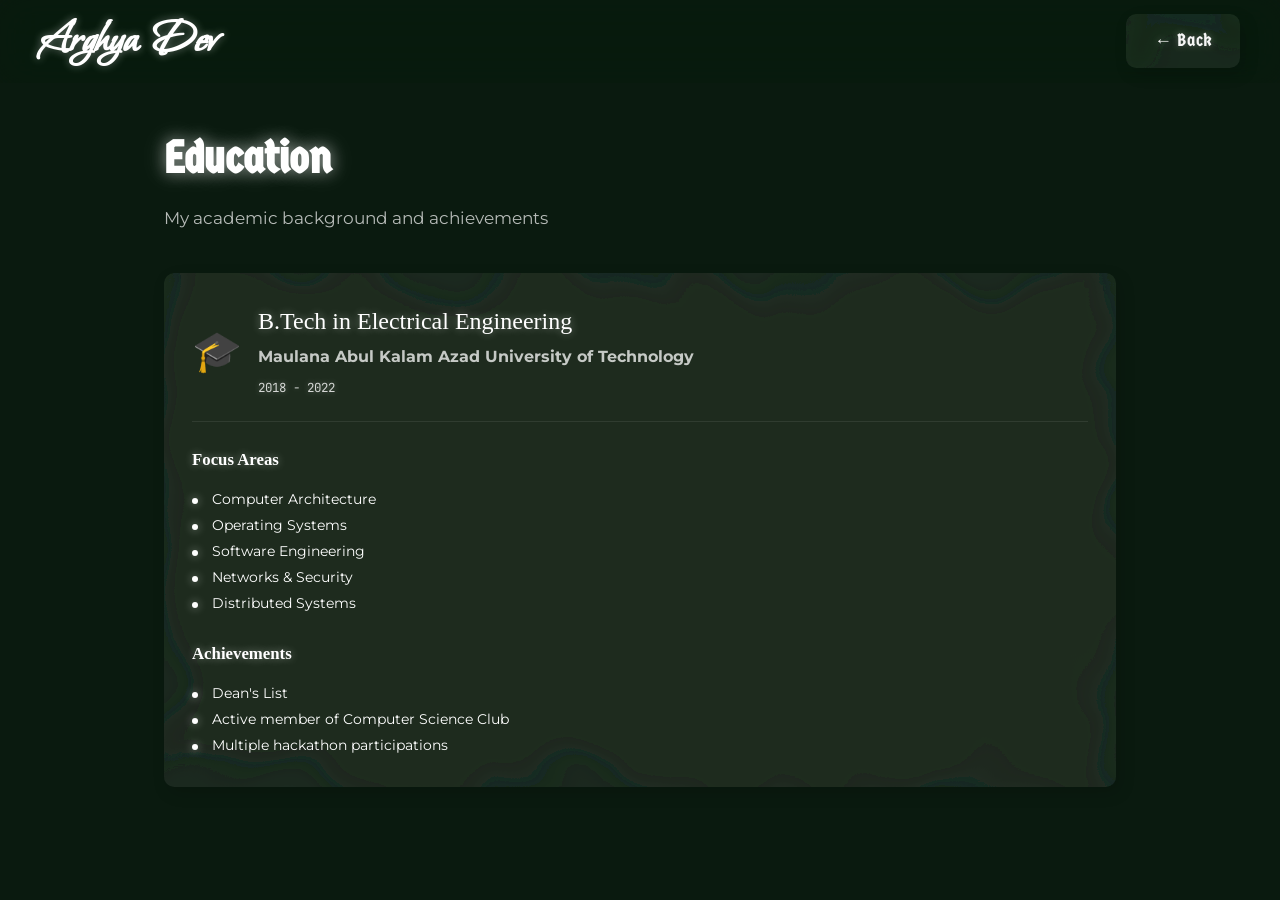
<file: education-detail.html>
<!DOCTYPE html>
<html lang="en">
<head>
    <meta charset="UTF-8">
    <meta name="viewport" content="width=device-width, initial-scale=1.0">
    <title>Education | Arghya Dev</title>
    <link rel="stylesheet" href="style.css">
    <link rel="preconnect" href="https://fonts.googleapis.com">
    <link rel="preconnect" href="https://fonts.gstatic.com" crossorigin>
    <link href="https://fonts.googleapis.com/css2?family=Bonheur+Royale&family=Germania+One&family=Montserrat:wght@300;400;500;600;700&family=JetBrains+Mono:wght@400;500&display=swap" rel="stylesheet">
    <link rel="stylesheet" href="detail.css">
</head>
<body>
    <!-- SVG Filter for Glass Distortion -->
    <svg width="0" height="0" style="position: absolute;">
        <defs>
            <filter id="glass-distortion" x="0%" y="0%" width="100%" height="100%">
                <feTurbulence type="fractalNoise" baseFrequency="0.009 0.009" numOctaves="2" seed="92" result="noise"/>
                <feGaussianBlur in="noise" stdDeviation="2" result="blurred"/>
                <feDisplacementMap in="SourceGraphic" in2="blurred" scale="141" xChannelSelector="R" yChannelSelector="G"/>
            </filter>
        </defs>
    </svg>

    <!-- 3D Gradient Background -->
    <div class="spline-bg">
        <iframe src="https://my.spline.design/3dgradient-AcpgG6LxFkpnJSoowRHPfcbO" frameborder="0" width="100%" height="100%"></iframe>
    </div>

    <div class="portfolio">
        <nav class="nav">
            <a href="index.html" class="nav__logo">
                <span class="nav__logo-text">Arghya Dev</span>
            </a>
            <a href="index.html#section-2" class="btn btn--ghost">&larr; Back</a>
        </nav>

        <main class="detail-page">
            <h1 class="detail-page__title">Education</h1>
            <p class="detail-page__subtitle">My academic background and achievements</p>

            <div class="detail-cards">
                <article class="bento__item visible">
                    <div class="detail-card__header">
                        <div class="detail-card__icon">&#127891;</div>
                        <div>
                            <h2>B.Tech in Electrical Engineering</h2>
                            <p class="detail-card__company">Maulana Abul Kalam Azad University of Technology</p>
                            <span class="detail-card__date">2018 - 2022</span>
                        </div>
                    </div>
                    <div class="detail-card__body">
                        <h3>Focus Areas</h3>
                        <ul>
                            <li>Computer Architecture</li>
                            <li>Operating Systems</li>
                            <li>Software Engineering</li>
                            <li>Networks &amp; Security</li>
                            <li>Distributed Systems</li>
                        </ul>
                        <h3>Achievements</h3>
                        <ul>
                            <li>Dean's List</li>
                            <li>Active member of Computer Science Club</li>
                            <li>Multiple hackathon participations</li>
                        </ul>
                    </div>
                </article>
            </div>
        </main>
    </div>
</body>
</html>
</file>
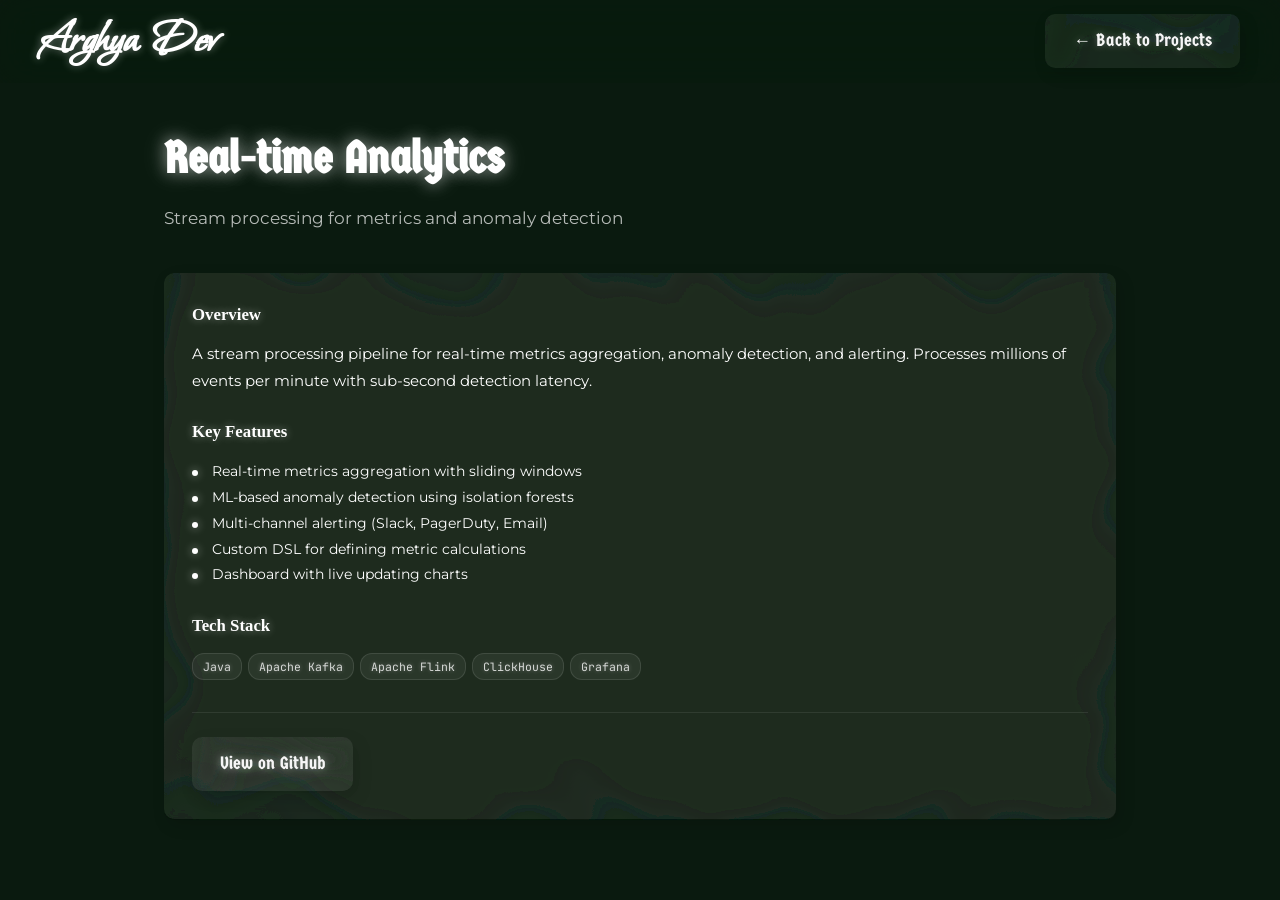
<file: project-analytics.html>
<!DOCTYPE html>
<html lang="en">
<head>
    <meta charset="UTF-8">
    <meta name="viewport" content="width=device-width, initial-scale=1.0">
    <title>Real-time Analytics | Arghya Dev</title>
    <link rel="stylesheet" href="style.css">
    <link rel="preconnect" href="https://fonts.googleapis.com">
    <link rel="preconnect" href="https://fonts.gstatic.com" crossorigin>
    <link href="https://fonts.googleapis.com/css2?family=Bonheur+Royale&family=Germania+One&family=Montserrat:wght@300;400;500;600;700&family=JetBrains+Mono:wght@400;500&display=swap" rel="stylesheet">
    <link rel="stylesheet" href="detail.css">
</head>
<body>
    <!-- SVG Filter for Glass Distortion -->
    <svg width="0" height="0" style="position: absolute;">
        <defs>
            <filter id="glass-distortion" x="0%" y="0%" width="100%" height="100%">
                <feTurbulence type="fractalNoise" baseFrequency="0.009 0.009" numOctaves="2" seed="92" result="noise"/>
                <feGaussianBlur in="noise" stdDeviation="2" result="blurred"/>
                <feDisplacementMap in="SourceGraphic" in2="blurred" scale="141" xChannelSelector="R" yChannelSelector="G"/>
            </filter>
        </defs>
    </svg>

    <!-- 3D Gradient Background -->
    <div class="spline-bg">
        <iframe src="https://my.spline.design/3dgradient-AcpgG6LxFkpnJSoowRHPfcbO" frameborder="0" width="100%" height="100%"></iframe>
    </div>

    <div class="portfolio">
        <nav class="nav">
            <a href="index.html" class="nav__logo">
                <span class="nav__logo-text">Arghya Dev</span>
            </a>
            <a href="projects-all.html" class="btn btn--ghost">&larr; Back to Projects</a>
        </nav>

        <main class="detail-page">
            <h1 class="detail-page__title">Real-time Analytics</h1>
            <p class="detail-page__subtitle">Stream processing for metrics and anomaly detection</p>

            <div class="detail-cards">
                <article class="bento__item visible">
                    <div class="detail-card__body">
                        <h3>Overview</h3>
                        <p>A stream processing pipeline for real-time metrics aggregation, anomaly detection, and alerting. Processes millions of events per minute with sub-second detection latency.</p>

                        <h3>Key Features</h3>
                        <ul>
                            <li>Real-time metrics aggregation with sliding windows</li>
                            <li>ML-based anomaly detection using isolation forests</li>
                            <li>Multi-channel alerting (Slack, PagerDuty, Email)</li>
                            <li>Custom DSL for defining metric calculations</li>
                            <li>Dashboard with live updating charts</li>
                        </ul>

                        <h3>Tech Stack</h3>
                        <div class="detail-card__tags">
                            <span>Java</span><span>Apache Kafka</span><span>Apache Flink</span><span>ClickHouse</span><span>Grafana</span>
                        </div>

                        <div class="detail-card__links">
                            <a href="#" class="btn btn--primary">View on GitHub</a>
                        </div>
                    </div>
                </article>
            </div>
        </main>
    </div>
</body>
</html>
</file>
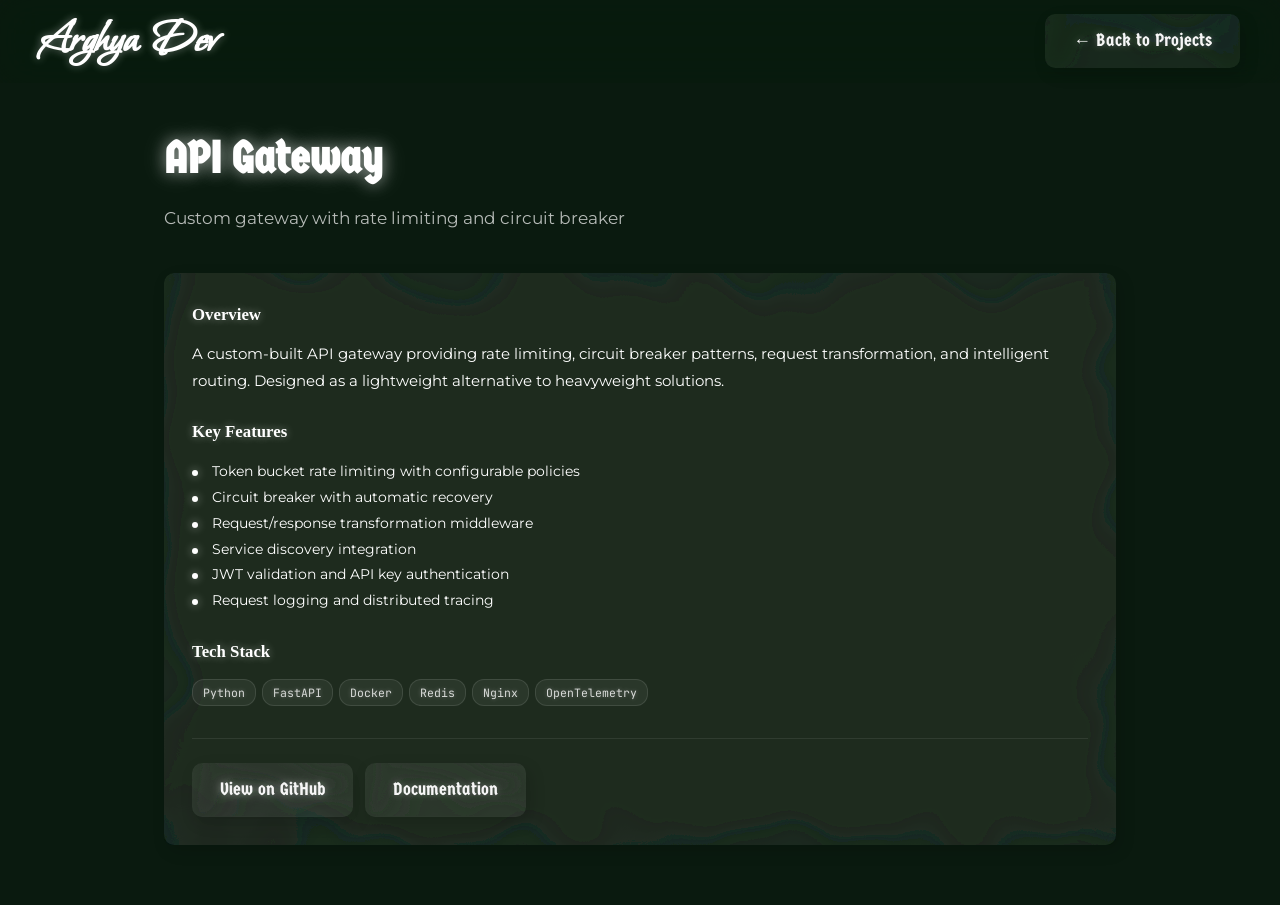
<file: project-api-gateway.html>
<!DOCTYPE html>
<html lang="en">
<head>
    <meta charset="UTF-8">
    <meta name="viewport" content="width=device-width, initial-scale=1.0">
    <title>API Gateway | Arghya Dev</title>
    <link rel="stylesheet" href="style.css">
    <link rel="preconnect" href="https://fonts.googleapis.com">
    <link rel="preconnect" href="https://fonts.gstatic.com" crossorigin>
    <link href="https://fonts.googleapis.com/css2?family=Bonheur+Royale&family=Germania+One&family=Montserrat:wght@300;400;500;600;700&family=JetBrains+Mono:wght@400;500&display=swap" rel="stylesheet">
    <link rel="stylesheet" href="detail.css">
</head>
<body>
    <!-- SVG Filter for Glass Distortion -->
    <svg width="0" height="0" style="position: absolute;">
        <defs>
            <filter id="glass-distortion" x="0%" y="0%" width="100%" height="100%">
                <feTurbulence type="fractalNoise" baseFrequency="0.009 0.009" numOctaves="2" seed="92" result="noise"/>
                <feGaussianBlur in="noise" stdDeviation="2" result="blurred"/>
                <feDisplacementMap in="SourceGraphic" in2="blurred" scale="141" xChannelSelector="R" yChannelSelector="G"/>
            </filter>
        </defs>
    </svg>

    <!-- 3D Gradient Background -->
    <div class="spline-bg">
        <iframe src="https://my.spline.design/3dgradient-AcpgG6LxFkpnJSoowRHPfcbO" frameborder="0" width="100%" height="100%"></iframe>
    </div>

    <div class="portfolio">
        <nav class="nav">
            <a href="index.html" class="nav__logo">
                <span class="nav__logo-text">Arghya Dev</span>
            </a>
            <a href="projects-all.html" class="btn btn--ghost">&larr; Back to Projects</a>
        </nav>

        <main class="detail-page">
            <h1 class="detail-page__title">API Gateway</h1>
            <p class="detail-page__subtitle">Custom gateway with rate limiting and circuit breaker</p>

            <div class="detail-cards">
                <article class="bento__item visible">
                    <div class="detail-card__body">
                        <h3>Overview</h3>
                        <p>A custom-built API gateway providing rate limiting, circuit breaker patterns, request transformation, and intelligent routing. Designed as a lightweight alternative to heavyweight solutions.</p>

                        <h3>Key Features</h3>
                        <ul>
                            <li>Token bucket rate limiting with configurable policies</li>
                            <li>Circuit breaker with automatic recovery</li>
                            <li>Request/response transformation middleware</li>
                            <li>Service discovery integration</li>
                            <li>JWT validation and API key authentication</li>
                            <li>Request logging and distributed tracing</li>
                        </ul>

                        <h3>Tech Stack</h3>
                        <div class="detail-card__tags">
                            <span>Python</span><span>FastAPI</span><span>Docker</span><span>Redis</span><span>Nginx</span><span>OpenTelemetry</span>
                        </div>

                        <div class="detail-card__links">
                            <a href="#" class="btn btn--primary">View on GitHub</a>
                            <a href="#" class="btn btn--ghost">Documentation</a>
                        </div>
                    </div>
                </article>
            </div>
        </main>
    </div>
</body>
</html>
</file>
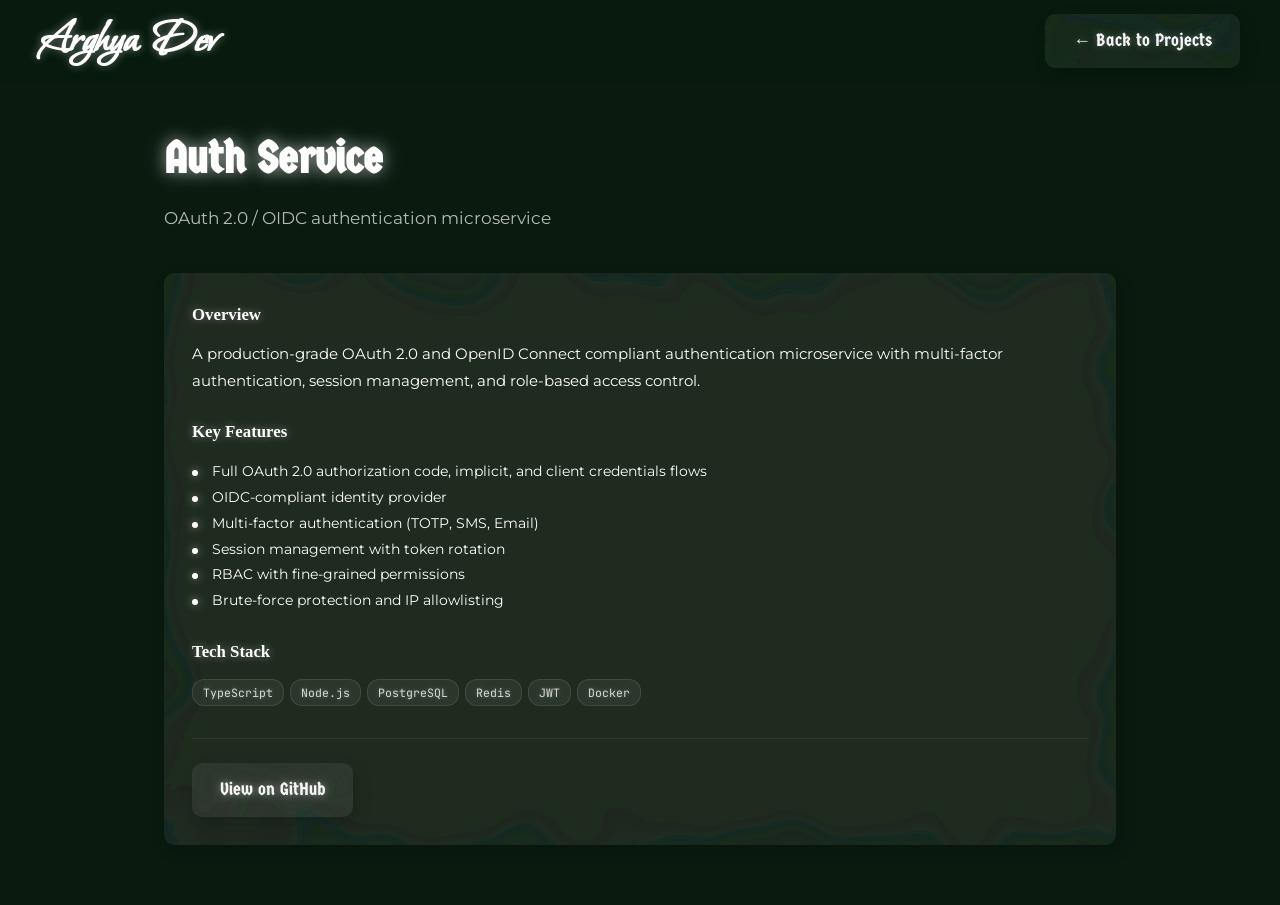
<file: project-auth.html>
<!DOCTYPE html>
<html lang="en">
<head>
    <meta charset="UTF-8">
    <meta name="viewport" content="width=device-width, initial-scale=1.0">
    <title>Auth Service | Arghya Dev</title>
    <link rel="stylesheet" href="style.css">
    <link rel="preconnect" href="https://fonts.googleapis.com">
    <link rel="preconnect" href="https://fonts.gstatic.com" crossorigin>
    <link href="https://fonts.googleapis.com/css2?family=Bonheur+Royale&family=Germania+One&family=Montserrat:wght@300;400;500;600;700&family=JetBrains+Mono:wght@400;500&display=swap" rel="stylesheet">
    <link rel="stylesheet" href="detail.css">
</head>
<body>
    <!-- SVG Filter for Glass Distortion -->
    <svg width="0" height="0" style="position: absolute;">
        <defs>
            <filter id="glass-distortion" x="0%" y="0%" width="100%" height="100%">
                <feTurbulence type="fractalNoise" baseFrequency="0.009 0.009" numOctaves="2" seed="92" result="noise"/>
                <feGaussianBlur in="noise" stdDeviation="2" result="blurred"/>
                <feDisplacementMap in="SourceGraphic" in2="blurred" scale="141" xChannelSelector="R" yChannelSelector="G"/>
            </filter>
        </defs>
    </svg>

    <!-- 3D Gradient Background -->
    <div class="spline-bg">
        <iframe src="https://my.spline.design/3dgradient-AcpgG6LxFkpnJSoowRHPfcbO" frameborder="0" width="100%" height="100%"></iframe>
    </div>

    <div class="portfolio">
        <nav class="nav">
            <a href="index.html" class="nav__logo">
                <span class="nav__logo-text">Arghya Dev</span>
            </a>
            <a href="projects-all.html" class="btn btn--ghost">&larr; Back to Projects</a>
        </nav>

        <main class="detail-page">
            <h1 class="detail-page__title">Auth Service</h1>
            <p class="detail-page__subtitle">OAuth 2.0 / OIDC authentication microservice</p>

            <div class="detail-cards">
                <article class="bento__item visible">
                    <div class="detail-card__body">
                        <h3>Overview</h3>
                        <p>A production-grade OAuth 2.0 and OpenID Connect compliant authentication microservice with multi-factor authentication, session management, and role-based access control.</p>

                        <h3>Key Features</h3>
                        <ul>
                            <li>Full OAuth 2.0 authorization code, implicit, and client credentials flows</li>
                            <li>OIDC-compliant identity provider</li>
                            <li>Multi-factor authentication (TOTP, SMS, Email)</li>
                            <li>Session management with token rotation</li>
                            <li>RBAC with fine-grained permissions</li>
                            <li>Brute-force protection and IP allowlisting</li>
                        </ul>

                        <h3>Tech Stack</h3>
                        <div class="detail-card__tags">
                            <span>TypeScript</span><span>Node.js</span><span>PostgreSQL</span><span>Redis</span><span>JWT</span><span>Docker</span>
                        </div>

                        <div class="detail-card__links">
                            <a href="#" class="btn btn--primary">View on GitHub</a>
                        </div>
                    </div>
                </article>
            </div>
        </main>
    </div>
</body>
</html>
</file>
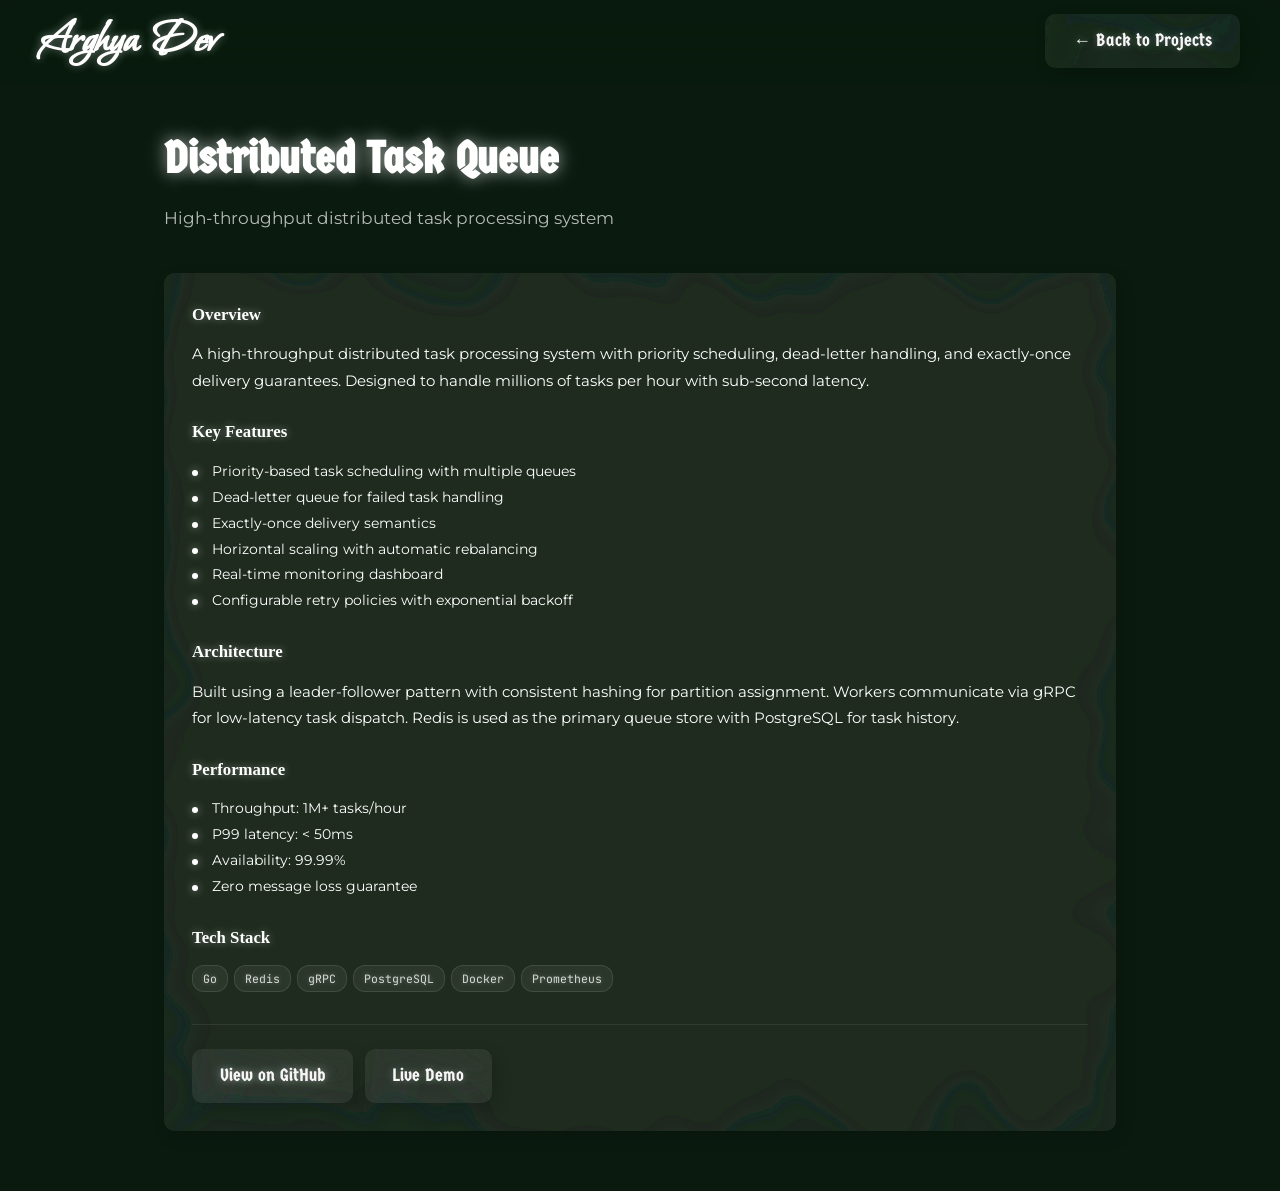
<file: project-task-queue.html>
<!DOCTYPE html>
<html lang="en">
<head>
    <meta charset="UTF-8">
    <meta name="viewport" content="width=device-width, initial-scale=1.0">
    <title>Distributed Task Queue | Arghya Dev</title>
    <link rel="stylesheet" href="style.css">
    <link rel="preconnect" href="https://fonts.googleapis.com">
    <link rel="preconnect" href="https://fonts.gstatic.com" crossorigin>
    <link href="https://fonts.googleapis.com/css2?family=Bonheur+Royale&family=Germania+One&family=Montserrat:wght@300;400;500;600;700&family=JetBrains+Mono:wght@400;500&display=swap" rel="stylesheet">
    <link rel="stylesheet" href="detail.css">
</head>
<body>
    <!-- SVG Filter for Glass Distortion -->
    <svg width="0" height="0" style="position: absolute;">
        <defs>
            <filter id="glass-distortion" x="0%" y="0%" width="100%" height="100%">
                <feTurbulence type="fractalNoise" baseFrequency="0.009 0.009" numOctaves="2" seed="92" result="noise"/>
                <feGaussianBlur in="noise" stdDeviation="2" result="blurred"/>
                <feDisplacementMap in="SourceGraphic" in2="blurred" scale="141" xChannelSelector="R" yChannelSelector="G"/>
            </filter>
        </defs>
    </svg>

    <!-- 3D Gradient Background -->
    <div class="spline-bg">
        <iframe src="https://my.spline.design/3dgradient-AcpgG6LxFkpnJSoowRHPfcbO" frameborder="0" width="100%" height="100%"></iframe>
    </div>

    <div class="portfolio">
        <nav class="nav">
            <a href="index.html" class="nav__logo">
                <span class="nav__logo-text">Arghya Dev</span>
            </a>
            <a href="projects-all.html" class="btn btn--ghost">&larr; Back to Projects</a>
        </nav>

        <main class="detail-page">
            <h1 class="detail-page__title">Distributed Task Queue</h1>
            <p class="detail-page__subtitle">High-throughput distributed task processing system</p>

            <div class="detail-cards">
                <article class="bento__item visible">
                    <div class="detail-card__body">
                        <h3>Overview</h3>
                        <p>A high-throughput distributed task processing system with priority scheduling, dead-letter handling, and exactly-once delivery guarantees. Designed to handle millions of tasks per hour with sub-second latency.</p>

                        <h3>Key Features</h3>
                        <ul>
                            <li>Priority-based task scheduling with multiple queues</li>
                            <li>Dead-letter queue for failed task handling</li>
                            <li>Exactly-once delivery semantics</li>
                            <li>Horizontal scaling with automatic rebalancing</li>
                            <li>Real-time monitoring dashboard</li>
                            <li>Configurable retry policies with exponential backoff</li>
                        </ul>

                        <h3>Architecture</h3>
                        <p>Built using a leader-follower pattern with consistent hashing for partition assignment. Workers communicate via gRPC for low-latency task dispatch. Redis is used as the primary queue store with PostgreSQL for task history.</p>

                        <h3>Performance</h3>
                        <ul>
                            <li>Throughput: 1M+ tasks/hour</li>
                            <li>P99 latency: &lt; 50ms</li>
                            <li>Availability: 99.99%</li>
                            <li>Zero message loss guarantee</li>
                        </ul>

                        <h3>Tech Stack</h3>
                        <div class="detail-card__tags">
                            <span>Go</span><span>Redis</span><span>gRPC</span><span>PostgreSQL</span><span>Docker</span><span>Prometheus</span>
                        </div>

                        <div class="detail-card__links">
                            <a href="#" class="btn btn--primary">View on GitHub</a>
                            <a href="#" class="btn btn--ghost">Live Demo</a>
                        </div>
                    </div>
                </article>
            </div>
        </main>
    </div>
</body>
</html>
</file>
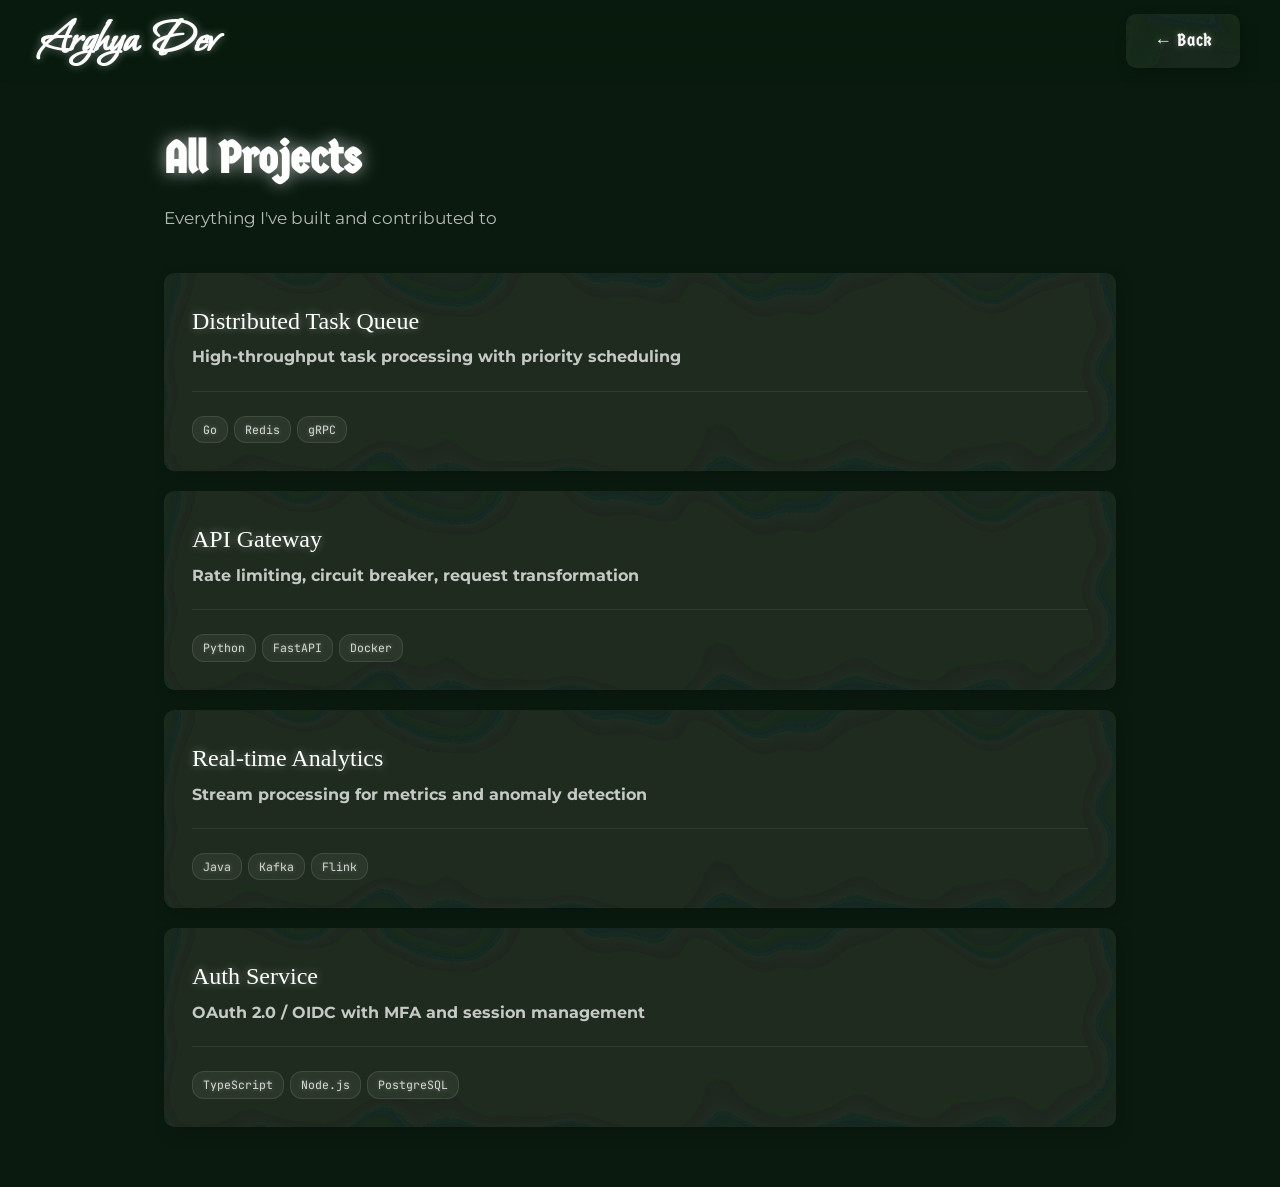
<file: projects-all.html>
<!DOCTYPE html>
<html lang="en">
<head>
    <meta charset="UTF-8">
    <meta name="viewport" content="width=device-width, initial-scale=1.0">
    <title>All Projects | Arghya Dev</title>
    <link rel="stylesheet" href="style.css">
    <link rel="preconnect" href="https://fonts.googleapis.com">
    <link rel="preconnect" href="https://fonts.gstatic.com" crossorigin>
    <link href="https://fonts.googleapis.com/css2?family=Bonheur+Royale&family=Germania+One&family=Montserrat:wght@300;400;500;600;700&family=JetBrains+Mono:wght@400;500&display=swap" rel="stylesheet">
    <link rel="stylesheet" href="detail.css">
</head>
<body>
    <!-- SVG Filter for Glass Distortion -->
    <svg width="0" height="0" style="position: absolute;">
        <defs>
            <filter id="glass-distortion" x="0%" y="0%" width="100%" height="100%">
                <feTurbulence type="fractalNoise" baseFrequency="0.009 0.009" numOctaves="2" seed="92" result="noise"/>
                <feGaussianBlur in="noise" stdDeviation="2" result="blurred"/>
                <feDisplacementMap in="SourceGraphic" in2="blurred" scale="141" xChannelSelector="R" yChannelSelector="G"/>
            </filter>
        </defs>
    </svg>

    <!-- 3D Gradient Background -->
    <div class="spline-bg">
        <iframe src="https://my.spline.design/3dgradient-AcpgG6LxFkpnJSoowRHPfcbO" frameborder="0" width="100%" height="100%"></iframe>
    </div>

    <div class="portfolio">
        <nav class="nav">
            <a href="index.html" class="nav__logo">
                <span class="nav__logo-text">Arghya Dev</span>
            </a>
            <a href="index.html#section-3" class="btn btn--ghost">&larr; Back</a>
        </nav>

        <main class="detail-page">
            <h1 class="detail-page__title">All Projects</h1>
            <p class="detail-page__subtitle">Everything I've built and contributed to</p>

            <div class="detail-cards">
                <a href="project-task-queue.html" class="bento__item visible">
                    <div class="detail-card__header">
                        <div>
                            <h2>Distributed Task Queue</h2>
                            <p class="detail-card__company">High-throughput task processing with priority scheduling</p>
                        </div>
                    </div>
                    <div class="detail-card__tags">
                        <span>Go</span><span>Redis</span><span>gRPC</span>
                    </div>
                </a>

                <a href="project-api-gateway.html" class="bento__item visible">
                    <div class="detail-card__header">
                        <div>
                            <h2>API Gateway</h2>
                            <p class="detail-card__company">Rate limiting, circuit breaker, request transformation</p>
                        </div>
                    </div>
                    <div class="detail-card__tags">
                        <span>Python</span><span>FastAPI</span><span>Docker</span>
                    </div>
                </a>

                <a href="project-analytics.html" class="bento__item visible">
                    <div class="detail-card__header">
                        <div>
                            <h2>Real-time Analytics</h2>
                            <p class="detail-card__company">Stream processing for metrics and anomaly detection</p>
                        </div>
                    </div>
                    <div class="detail-card__tags">
                        <span>Java</span><span>Kafka</span><span>Flink</span>
                    </div>
                </a>

                <a href="project-auth.html" class="bento__item visible">
                    <div class="detail-card__header">
                        <div>
                            <h2>Auth Service</h2>
                            <p class="detail-card__company">OAuth 2.0 / OIDC with MFA and session management</p>
                        </div>
                    </div>
                    <div class="detail-card__tags">
                        <span>TypeScript</span><span>Node.js</span><span>PostgreSQL</span>
                    </div>
                </a>
            </div>
        </main>
    </div>
</body>
</html>
</file>
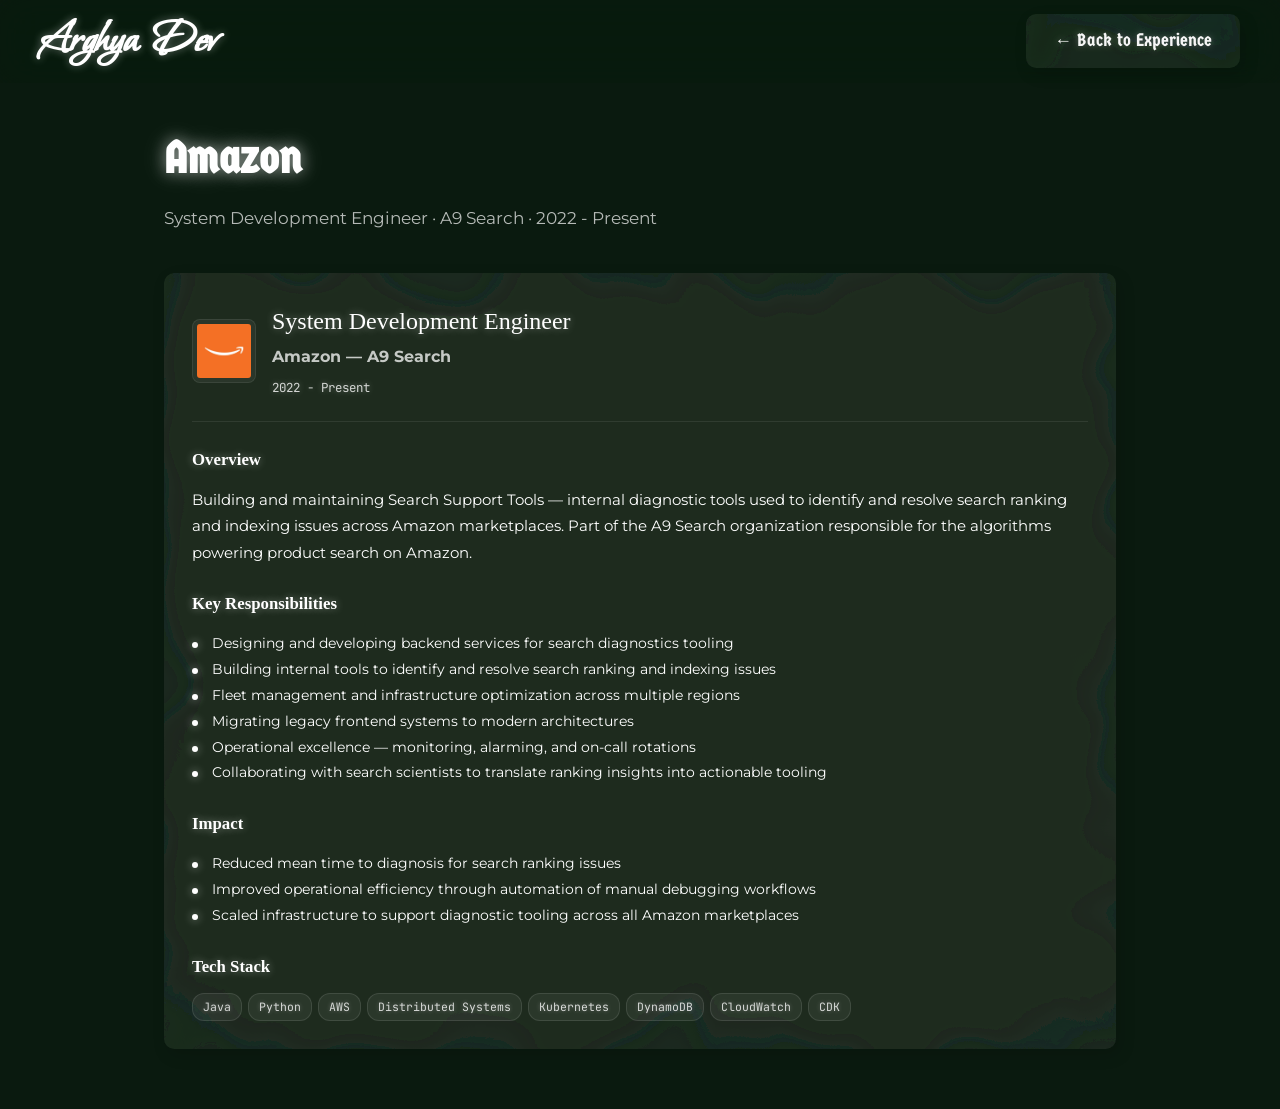
<file: work-amazon.html>
<!DOCTYPE html>
<html lang="en">
<head>
    <meta charset="UTF-8">
    <meta name="viewport" content="width=device-width, initial-scale=1.0">
    <title>Amazon | Arghya Dev</title>
    <link rel="stylesheet" href="style.css">
    <link rel="preconnect" href="https://fonts.googleapis.com">
    <link rel="preconnect" href="https://fonts.gstatic.com" crossorigin>
    <link href="https://fonts.googleapis.com/css2?family=Bonheur+Royale&family=Germania+One&family=Montserrat:wght@300;400;500;600;700&family=JetBrains+Mono:wght@400;500&display=swap" rel="stylesheet">
    <link rel="stylesheet" href="detail.css">
</head>
<body>
    <!-- SVG Filter for Glass Distortion -->
    <svg width="0" height="0" style="position: absolute;">
        <defs>
            <filter id="glass-distortion" x="0%" y="0%" width="100%" height="100%">
                <feTurbulence type="fractalNoise" baseFrequency="0.009 0.009" numOctaves="2" seed="92" result="noise"/>
                <feGaussianBlur in="noise" stdDeviation="2" result="blurred"/>
                <feDisplacementMap in="SourceGraphic" in2="blurred" scale="141" xChannelSelector="R" yChannelSelector="G"/>
            </filter>
        </defs>
    </svg>

    <!-- 3D Gradient Background -->
    <div class="spline-bg">
        <iframe src="https://my.spline.design/3dgradient-AcpgG6LxFkpnJSoowRHPfcbO" frameborder="0" width="100%" height="100%"></iframe>
    </div>

    <div class="portfolio">
        <nav class="nav">
            <a href="index.html" class="nav__logo">
                <span class="nav__logo-text">Arghya Dev</span>
            </a>
            <a href="work-detail.html" class="btn btn--ghost">&larr; Back to Experience</a>
        </nav>

        <main class="detail-page">
            <h1 class="detail-page__title">Amazon</h1>
            <p class="detail-page__subtitle">System Development Engineer &middot; A9 Search &middot; 2022 - Present</p>

            <div class="detail-cards">
                <article class="bento__item visible">
                    <div class="detail-card__header">
                        <img src="amazon.jpg" alt="Amazon" class="detail-card__logo">
                        <div>
                            <h2>System Development Engineer</h2>
                            <p class="detail-card__company">Amazon &mdash; A9 Search</p>
                            <span class="detail-card__date">2022 - Present</span>
                        </div>
                    </div>
                    <div class="detail-card__body">
                        <h3>Overview</h3>
                        <p>Building and maintaining Search Support Tools — internal diagnostic tools used to identify and resolve search ranking and indexing issues across Amazon marketplaces. Part of the A9 Search organization responsible for the algorithms powering product search on Amazon.</p>

                        <h3>Key Responsibilities</h3>
                        <ul>
                            <li>Designing and developing backend services for search diagnostics tooling</li>
                            <li>Building internal tools to identify and resolve search ranking and indexing issues</li>
                            <li>Fleet management and infrastructure optimization across multiple regions</li>
                            <li>Migrating legacy frontend systems to modern architectures</li>
                            <li>Operational excellence — monitoring, alarming, and on-call rotations</li>
                            <li>Collaborating with search scientists to translate ranking insights into actionable tooling</li>
                        </ul>

                        <h3>Impact</h3>
                        <ul>
                            <li>Reduced mean time to diagnosis for search ranking issues</li>
                            <li>Improved operational efficiency through automation of manual debugging workflows</li>
                            <li>Scaled infrastructure to support diagnostic tooling across all Amazon marketplaces</li>
                        </ul>

                        <h3>Tech Stack</h3>
                        <div class="detail-card__tags">
                            <span>Java</span><span>Python</span><span>AWS</span><span>Distributed Systems</span><span>Kubernetes</span><span>DynamoDB</span><span>CloudWatch</span><span>CDK</span>
                        </div>
                    </div>
                </article>
            </div>
        </main>
    </div>
</body>
</html>
</file>
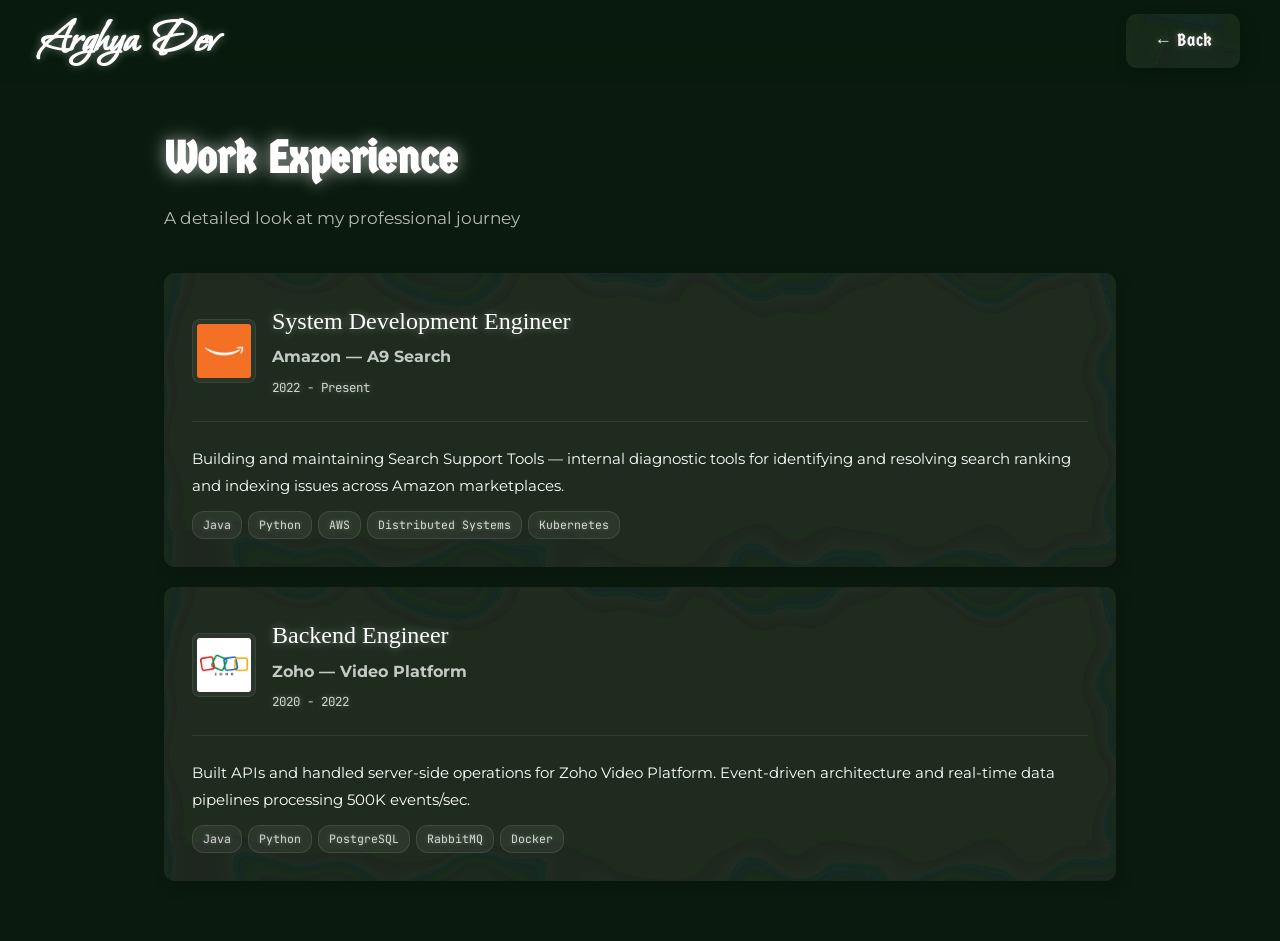
<file: work-detail.html>
<!DOCTYPE html>
<html lang="en">
<head>
    <meta charset="UTF-8">
    <meta name="viewport" content="width=device-width, initial-scale=1.0">
    <title>Work Experience | Arghya Dev</title>
    <link rel="stylesheet" href="style.css">
    <link rel="preconnect" href="https://fonts.googleapis.com">
    <link rel="preconnect" href="https://fonts.gstatic.com" crossorigin>
    <link href="https://fonts.googleapis.com/css2?family=Bonheur+Royale&family=Germania+One&family=Montserrat:wght@300;400;500;600;700&family=JetBrains+Mono:wght@400;500&display=swap" rel="stylesheet">
    <link rel="stylesheet" href="detail.css">
</head>
<body>
    <!-- SVG Filter for Glass Distortion -->
    <svg width="0" height="0" style="position: absolute;">
        <defs>
            <filter id="glass-distortion" x="0%" y="0%" width="100%" height="100%">
                <feTurbulence type="fractalNoise" baseFrequency="0.009 0.009" numOctaves="2" seed="92" result="noise"/>
                <feGaussianBlur in="noise" stdDeviation="2" result="blurred"/>
                <feDisplacementMap in="SourceGraphic" in2="blurred" scale="141" xChannelSelector="R" yChannelSelector="G"/>
            </filter>
        </defs>
    </svg>

    <!-- 3D Gradient Background -->
    <div class="spline-bg">
        <iframe src="https://my.spline.design/3dgradient-AcpgG6LxFkpnJSoowRHPfcbO" frameborder="0" width="100%" height="100%"></iframe>
    </div>

    <div class="portfolio">
        <nav class="nav">
            <a href="index.html" class="nav__logo">
                <span class="nav__logo-text">Arghya Dev</span>
            </a>
            <a href="index.html#section-2" class="btn btn--ghost">&larr; Back</a>
        </nav>

        <main class="detail-page">
            <h1 class="detail-page__title">Work Experience</h1>
            <p class="detail-page__subtitle">A detailed look at my professional journey</p>

            <div class="detail-cards">
                <a href="work-amazon.html" class="bento__item visible">
                    <div class="detail-card__header">
                        <img src="amazon.jpg" alt="Amazon" class="detail-card__logo">
                        <div>
                            <h2>System Development Engineer</h2>
                            <p class="detail-card__company">Amazon &mdash; A9 Search</p>
                            <span class="detail-card__date">2022 - Present</span>
                        </div>
                    </div>
                    <div class="detail-card__body">
                        <p>Building and maintaining Search Support Tools — internal diagnostic tools for identifying and resolving search ranking and indexing issues across Amazon marketplaces.</p>
                        <div class="detail-card__tags">
                            <span>Java</span><span>Python</span><span>AWS</span><span>Distributed Systems</span><span>Kubernetes</span>
                        </div>
                    </div>
                </a>

                <a href="work-zoho.html" class="bento__item visible">
                    <div class="detail-card__header">
                        <img src="zoho.png" alt="Zoho" class="detail-card__logo">
                        <div>
                            <h2>Backend Engineer</h2>
                            <p class="detail-card__company">Zoho &mdash; Video Platform</p>
                            <span class="detail-card__date">2020 - 2022</span>
                        </div>
                    </div>
                    <div class="detail-card__body">
                        <p>Built APIs and handled server-side operations for Zoho Video Platform. Event-driven architecture and real-time data pipelines processing 500K events/sec.</p>
                        <div class="detail-card__tags">
                            <span>Java</span><span>Python</span><span>PostgreSQL</span><span>RabbitMQ</span><span>Docker</span>
                        </div>
                    </div>
                </a>
            </div>
        </main>
    </div>
</body>
</html>
</file>
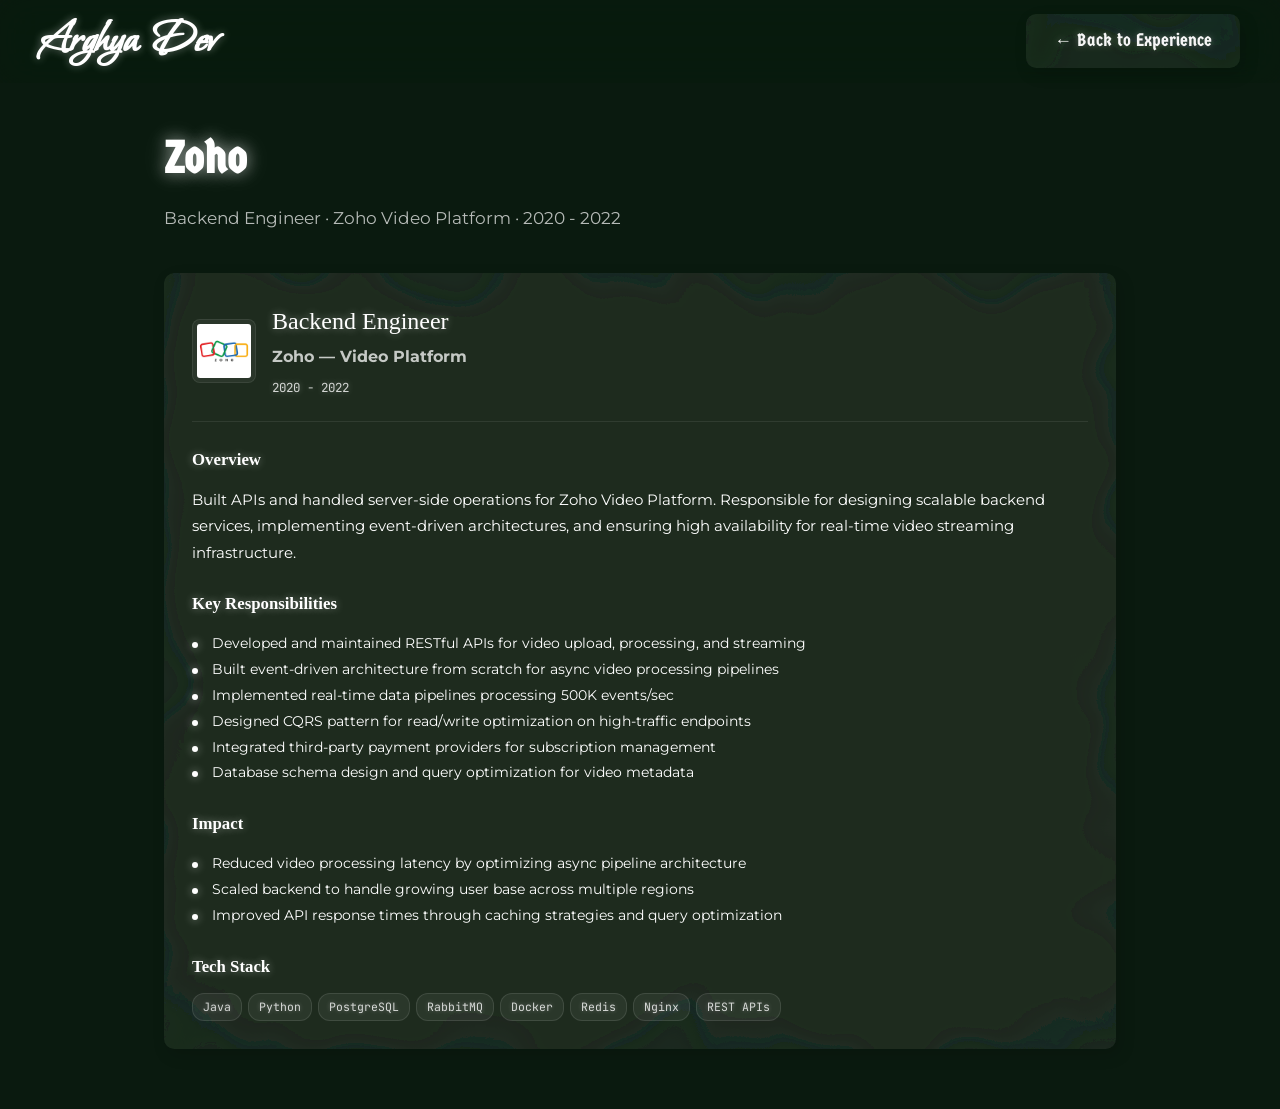
<file: work-zoho.html>
<!DOCTYPE html>
<html lang="en">
<head>
    <meta charset="UTF-8">
    <meta name="viewport" content="width=device-width, initial-scale=1.0">
    <title>Zoho | Arghya Dev</title>
    <link rel="stylesheet" href="style.css">
    <link rel="preconnect" href="https://fonts.googleapis.com">
    <link rel="preconnect" href="https://fonts.gstatic.com" crossorigin>
    <link href="https://fonts.googleapis.com/css2?family=Bonheur+Royale&family=Germania+One&family=Montserrat:wght@300;400;500;600;700&family=JetBrains+Mono:wght@400;500&display=swap" rel="stylesheet">
    <link rel="stylesheet" href="detail.css">
</head>
<body>
    <!-- SVG Filter for Glass Distortion -->
    <svg width="0" height="0" style="position: absolute;">
        <defs>
            <filter id="glass-distortion" x="0%" y="0%" width="100%" height="100%">
                <feTurbulence type="fractalNoise" baseFrequency="0.009 0.009" numOctaves="2" seed="92" result="noise"/>
                <feGaussianBlur in="noise" stdDeviation="2" result="blurred"/>
                <feDisplacementMap in="SourceGraphic" in2="blurred" scale="141" xChannelSelector="R" yChannelSelector="G"/>
            </filter>
        </defs>
    </svg>

    <!-- 3D Gradient Background -->
    <div class="spline-bg">
        <iframe src="https://my.spline.design/3dgradient-AcpgG6LxFkpnJSoowRHPfcbO" frameborder="0" width="100%" height="100%"></iframe>
    </div>

    <div class="portfolio">
        <nav class="nav">
            <a href="index.html" class="nav__logo">
                <span class="nav__logo-text">Arghya Dev</span>
            </a>
            <a href="work-detail.html" class="btn btn--ghost">&larr; Back to Experience</a>
        </nav>

        <main class="detail-page">
            <h1 class="detail-page__title">Zoho</h1>
            <p class="detail-page__subtitle">Backend Engineer &middot; Zoho Video Platform &middot; 2020 - 2022</p>

            <div class="detail-cards">
                <article class="bento__item visible">
                    <div class="detail-card__header">
                        <img src="zoho.png" alt="Zoho" class="detail-card__logo">
                        <div>
                            <h2>Backend Engineer</h2>
                            <p class="detail-card__company">Zoho &mdash; Video Platform</p>
                            <span class="detail-card__date">2020 - 2022</span>
                        </div>
                    </div>
                    <div class="detail-card__body">
                        <h3>Overview</h3>
                        <p>Built APIs and handled server-side operations for Zoho Video Platform. Responsible for designing scalable backend services, implementing event-driven architectures, and ensuring high availability for real-time video streaming infrastructure.</p>

                        <h3>Key Responsibilities</h3>
                        <ul>
                            <li>Developed and maintained RESTful APIs for video upload, processing, and streaming</li>
                            <li>Built event-driven architecture from scratch for async video processing pipelines</li>
                            <li>Implemented real-time data pipelines processing 500K events/sec</li>
                            <li>Designed CQRS pattern for read/write optimization on high-traffic endpoints</li>
                            <li>Integrated third-party payment providers for subscription management</li>
                            <li>Database schema design and query optimization for video metadata</li>
                        </ul>

                        <h3>Impact</h3>
                        <ul>
                            <li>Reduced video processing latency by optimizing async pipeline architecture</li>
                            <li>Scaled backend to handle growing user base across multiple regions</li>
                            <li>Improved API response times through caching strategies and query optimization</li>
                        </ul>

                        <h3>Tech Stack</h3>
                        <div class="detail-card__tags">
                            <span>Java</span><span>Python</span><span>PostgreSQL</span><span>RabbitMQ</span><span>Docker</span><span>Redis</span><span>Nginx</span><span>REST APIs</span>
                        </div>
                    </div>
                </article>
            </div>
        </main>
    </div>
</body>
</html>
</file>
<file: style.css>
/* ===========================
   Reset & Base
   =========================== */
*, *::before, *::after {
  margin: 0;
  padding: 0;
  box-sizing: border-box;
}

html {
  scroll-behavior: auto;
  font-size: 16px;
  height: auto;
  overflow: auto;
}

body {
  font-family: 'Montserrat', -apple-system, BlinkMacSystemFont, sans-serif;
  background-color: #0a1a0f;
  color: #ffffff;
  line-height: 1.7;
  -webkit-font-smoothing: antialiased;
  -moz-osx-font-smoothing: grayscale;
  position: relative;
  font-size: 18px;
  overflow-y: auto;
  -webkit-overflow-scrolling: touch;
}

body.has-scroll-container {
  overflow: hidden;
  height: 100vh;
  -webkit-overflow-scrolling: auto;
}

@media (max-width: 968px) {
  body.has-scroll-container {
    overflow-y: auto;
    height: auto;
    -webkit-overflow-scrolling: touch;
  }
}

a,
a:visited,
a:hover,
a:active,
a:focus {
  text-decoration: none !important;
  color: inherit;
  transition: color 0.2s ease;
}

ul {
  list-style: none;
}

/* ===========================
   3D Gradient Background (Spline)
   =========================== */
.spline-bg {
  position: fixed;
  top: 0;
  left: 0;
  width: 100%;
  height: 100%;
  z-index: -1;
}

.spline-bg iframe {
  width: 100%;
  height: 100%;
  border: none;
  pointer-events: none;
}

/* ===========================
   Portfolio Container
   =========================== */
.portfolio {
  max-width: 1400px;
  margin: 0 auto;
  padding: 0 24px;
  position: relative;
  z-index: 1;
}

/* ===========================
   Navigation
   =========================== */
.nav {
  display: flex;
  align-items: center;
  justify-content: space-between;
  padding: 0px clamp(16px, 4vw, 40px);
  position: fixed;
  top: 0;
  left: 0;
  right: 0;
  width: 100%;
  z-index: 100;
  background: rgba(10, 26, 15, 0.7);
  backdrop-filter: blur(20px) saturate(180%);
  -webkit-backdrop-filter: blur(20px) saturate(180%);
  border-bottom: 1px solid transparent;
  transition: border-color 0.3s ease;
}

.nav--scrolled {
  border-bottom-color: rgba(255, 255, 255, 0.06);
}

.nav__logo {
  font-family: 'Bonheur Royale', cursive;
  font-size: clamp(1.5rem, 5vw, 3rem);
  font-weight: 800;
}

.nav__logo-text {
  color: #ffffff;
  text-shadow: 0 0 8px rgba(255, 255, 255, 0.4);
}

.nav__links {
  display: flex;
  gap: 32px;
}

.nav__links a {
  color: rgba(255, 255, 255, 0.6);
  font-weight: 700;
  font-size: 1rem;
  position: relative;
  padding: 4px 0;
  text-decoration: none;
}

.nav__links a::after {
  content: '';
  position: absolute;
  bottom: 0;
  left: 0;
  width: 0;
  height: 2px;
  background: rgba(255, 255, 255, 0.8);
  box-shadow: 0 0 6px rgba(255, 255, 255, 0.4);
  transition: width 0.3s ease;
}

.nav__links a:hover {
  color: #ffffff;
  text-shadow: 0 0 8px rgba(255, 255, 255, 0.4);
}

.nav__links a:hover::after {
  width: 100%;
}

.nav__menu-btn {
  display: none;
  flex-direction: column;
  gap: 5px;
  background: none;
  border: none;
  cursor: pointer;
  padding: 12px;
  z-index: 101;
  -webkit-tap-highlight-color: transparent;
  touch-action: manipulation;
  min-width: 44px;
  min-height: 44px;
  align-items: center;
  justify-content: center;
}

.nav__menu-btn span {
  display: block;
  width: 24px;
  height: 2px;
  background: #ffffff;
  border-radius: 2px;
  transition: all 0.3s ease;
  box-shadow: 0 0 4px rgba(255, 255, 255, 0.3);
}

.nav__menu-btn.active span:nth-child(1) {
  transform: rotate(45deg) translate(5px, 5px);
}

.nav__menu-btn.active span:nth-child(2) {
  opacity: 0;
}

.nav__menu-btn.active span:nth-child(3) {
  transform: rotate(-45deg) translate(5px, -5px);
}

/* Mobile Menu */
.mobile-menu {
  display: none;
  position: fixed;
  top: 0;
  left: 0;
  width: 100%;
  height: 100vh;
  background: rgba(10, 26, 15, 0.97);
  backdrop-filter: blur(30px) saturate(180%);
  -webkit-backdrop-filter: blur(30px) saturate(180%);
  z-index: 99;
  align-items: center;
  justify-content: center;
}

.mobile-menu.active {
  display: flex;
}

.mobile-menu__links {
  text-align: center;
}

.mobile-menu__links li {
  margin-bottom: 32px;
}

.mobile-menu__links a {
  font-size: 1.8rem;
  font-weight: 700;
  color: rgba(255, 255, 255, 0.6);
  transition: color 0.2s ease;
}

.mobile-menu__links a:hover {
  color: #ffffff;
  text-shadow: 0 0 12px rgba(255, 255, 255, 0.5);
}

/* ===========================
   Bento Grid
   =========================== */
.scroll-container {
  height: 100vh;
  overflow-y: scroll;
  scrollbar-width: none;
  -ms-overflow-style: none;
}

.scroll-container::-webkit-scrollbar {
  display: none;
}

.scroll-section {
  min-height: auto;
  display: flex;
  align-items: center;
  justify-content: center;
  padding: 40px 0;
  overflow: visible;
}

.scroll-section:first-child {
  min-height: 100vh;
  padding-top: 80px;
}

.scroll-section__inner {
  width: 100%;
  max-width: 1400px;
  padding: 0 24px;
  overflow: visible;
}

.scroll-section__inner .bento__item {
  opacity: 0;
  transform: translateY(40px);
  transition: opacity 0.6s ease, transform 0.6s ease;
}

.scroll-section__inner .bento__item.visible {
  opacity: 1;
  transform: translateY(0);
}

.bento {
  display: grid;
  grid-template-columns: repeat(12, 1fr);
  gap: 16px;
  padding: 0;
}

/* Liquid Glass Bento Item Base */
.bento__item {
  position: relative;
  background: transparent;
  border-radius: 10px;
  border: none;
  padding: 28px;
  transition: all 0.3s ease;
  opacity: 0;
  transform: translateY(20px);
  isolation: isolate;
  box-shadow: 4px 6px 16px rgba(0, 0, 0, 0.15);
  overflow: visible;
}

/* Tint and inner shadow layer */
.bento__item::before {
  content: '';
  position: absolute;
  inset: 0;
  z-index: 0;
  border-radius: 10px;
  box-shadow: inset 0 0 9px -11px rgba(128, 128, 128, 0.7);
  background-color: rgba(175, 175, 175, 0.11);
  pointer-events: none;
}

/* Backdrop blur and distortion layer */
.bento__item::after {
  content: '';
  position: absolute;
  inset: 0;
  z-index: -1;
  border-radius: 10px;
  backdrop-filter: blur(16px);
  -webkit-backdrop-filter: blur(16px);
  filter: url(#glass-distortion);
  -webkit-filter: url(#glass-distortion);
  isolation: isolate;
  pointer-events: none;
}

.bento__item > * {
  position: relative;
  z-index: 1;
}

.bento__item.visible {
  opacity: 1;
  transform: translateY(0);
}

.bento__item:hover {
  box-shadow: 6px 10px 24px rgba(0, 0, 0, 0.2);
  transform: translateY(-3px);
}

.bento__item-header h3 {
  font-size: 1.1rem;
  font-weight: 700;
  font-family: 'Germania One', cursive;
  color: #ffffff;
  text-shadow: 0 0 10px rgba(255, 255, 255, 0.5), 0 0 20px rgba(255, 255, 255, 0.2);
}

/* Hero */
.bento__hero {
  grid-column: 1 / -1;
  display: grid;
  grid-template-columns: 1fr 1fr;
  gap: 48px;
  align-items: center;
  padding: 60px 60px;
  min-height: 70vh;
  background: rgba(255, 255, 255, 0);
  border: none;
}

.bento__hero-content {
  max-width: 560px;
}

.bento__hero-greeting {
  color: #ffffff;
  font-family: 'JetBrains Mono', 'Fira Code', monospace;
  font-size: 0.95rem;
  margin-bottom: 8px;
  text-shadow: 0 0 10px rgba(255, 255, 255, 0.6), 0 0 20px rgba(255, 255, 255, 0.3);
}

.bento__hero-name {
  font-size: 5rem;
  font-weight: 400;
  font-family: 'Germania One', cursive;
  line-height: 1.1;
  margin-bottom: 8px;
  color: #ffffff;
  text-shadow: 0 0 15px rgba(255, 255, 255, 0.5), 0 0 30px rgba(255, 255, 255, 0.2);
  background: none;
  -webkit-background-clip: unset;
  -webkit-text-fill-color: unset;
  background-clip: unset;
  filter: none;
}

.bento__hero-role {
  font-size: 1.4rem;
  font-weight: 700;
  font-family: cursive;
  color: rgba(245, 245, 138, 0.85);
  margin-bottom: 16px;
  text-shadow: 0 0 8px rgba(255, 255, 255, 0.3);
}

.bento__hero-desc {
  color: #ffffff;
  font-size: 1.1rem;
  line-height: 1.8;
  margin-bottom: 28px;
}

.bento__hero-cta {
  display: flex;
  gap: 16px;
  flex-wrap: wrap;
}

/* ===========================
   Buttons - Liquid Glass Style
   =========================== */
.btn {
  display: inline-flex;
  align-items: center;
  gap: clamp(4px, 1vw, 8px);
  padding: clamp(8px, 1.5vw, 12px) clamp(14px, 3vw, 28px);
  font-size: clamp(0.75rem, 2vw, 1.1rem);
  font-weight: 400;
  font-family: 'Germania One', cursive;
  cursor: pointer;
  border: none;
  transition: all 0.3s ease;
  text-decoration: none !important;
  color: #ffffff;
  white-space: nowrap;
}

.btn--primary {
  position: relative;
  background: transparent;
  color: #ffffff;
  overflow: visible;
  border-radius: 10px;
  border: none;
  backdrop-filter: none;
  -webkit-backdrop-filter: none;
  isolation: isolate;
  box-shadow: 4px 6px 16px rgba(0, 0, 0, 0.15);
  text-shadow: 0 0 8px rgba(255, 255, 255, 0.5);
  background-image: none;
}

.btn--primary::before {
  content: '';
  position: absolute;
  inset: 0;
  z-index: 0;
  border-radius: 10px;
  background-color: rgba(175, 175, 175, 0.11);
  pointer-events: none;
}

.btn--primary::after {
  content: '';
  position: absolute;
  inset: 0;
  z-index: -1;
  border-radius: 10px;
  backdrop-filter: blur(16px);
  -webkit-backdrop-filter: blur(16px);
  filter: url(#glass-distortion);
  -webkit-filter: url(#glass-distortion);
  isolation: isolate;
  pointer-events: none;
}

.btn--primary:hover {
  transform: translateY(-2px) scale(1.02);
  box-shadow: 6px 10px 24px rgba(0, 0, 0, 0.2);
  background-color: transparent;
  border-color: transparent;
  text-shadow: 0 0 12px rgba(255, 255, 255, 0.7);
}

.btn--primary:active {
  transform: translateY(0) scale(0.98);
  box-shadow: 2px 3px 8px rgba(0, 0, 0, 0.15);
}

.btn--ghost {
  position: relative;
  background: transparent;
  color: #ffffff;
  border: none;
  border-radius: 10px;
  backdrop-filter: none;
  -webkit-backdrop-filter: none;
  isolation: isolate;
  box-shadow: 4px 6px 16px rgba(0, 0, 0, 0.15);
  text-shadow: 0 0 6px rgba(255, 255, 255, 0.3);
}

.btn--ghost::before {
  content: '';
  position: absolute;
  inset: 0;
  z-index: 0;
  border-radius: 10px;
  background-color: rgba(175, 175, 175, 0.11);
  pointer-events: none;
}

.btn--ghost::after {
  content: '';
  position: absolute;
  inset: 0;
  z-index: -1;
  border-radius: 10px;
  backdrop-filter: blur(16px);
  -webkit-backdrop-filter: blur(16px);
  filter: url(#glass-distortion);
  -webkit-filter: url(#glass-distortion);
  isolation: isolate;
  pointer-events: none;
}

.btn--ghost:hover {
  transform: translateY(-2px);
  box-shadow: 6px 10px 24px rgba(0, 0, 0, 0.2);
  text-shadow: 0 0 10px rgba(255, 255, 255, 0.5);
}

.btn--more {
  display: inline-flex;
  margin-top: 20px;
  padding: 8px 20px;
  font-size: 1rem;
  position: relative;
  background: transparent;
  color: rgba(255, 255, 255, 0.8);
  border: none;
  border-radius: 10px;
  text-shadow: 0 0 4px rgba(255, 255, 255, 0.3);
  backdrop-filter: none;
  -webkit-backdrop-filter: none;
  isolation: isolate;
  box-shadow: 3px 4px 10px rgba(0, 0, 0, 0.12);
}

.btn--more::before {
  content: '';
  position: absolute;
  inset: 0;
  z-index: 0;
  border-radius: 10px;
  background-color: rgba(175, 175, 175, 0.11);
  pointer-events: none;
}

.btn--more::after {
  content: '';
  position: absolute;
  inset: 0;
  z-index: -1;
  border-radius: 10px;
  backdrop-filter: blur(12px);
  -webkit-backdrop-filter: blur(12px);
  filter: url(#glass-distortion);
  -webkit-filter: url(#glass-distortion);
  isolation: isolate;
  pointer-events: none;
}

.btn--more:hover {
  color: #ffffff;
  transform: translateY(-1px);
  box-shadow: 4px 6px 14px rgba(0, 0, 0, 0.18);
}

/* About */
.bento__about {
  grid-column: span 8;
}

.bento__about p {
  color: #ffffff;
  font-size: 1.05rem;
  line-height: 1.8;
  margin-bottom: 20px;
}

.bento__about-stats {
  display: flex;
  gap: 24px;
}

/* Skills */
.bento__skills {
  grid-column: span 5;
}

/* Work */
.bento__work {
  grid-column: span 7;
}

/* Education */
.bento__education {
  grid-column: span 4;
}

/* Projects */
.bento__projects {
  grid-column: 1 / -1;
}

/* Coding Platforms */
.bento__coding-platforms {
  grid-column: span 5;
}


/* Status */
.bento__status {
  grid-column: span 4;
  display: flex;
  flex-direction: column;
  justify-content: center;
  gap: 12px;
}

.bento__status-indicator {
  display: flex;
  align-items: center;
  gap: 8px;
  font-size: 0.9rem;
  color: rgba(255, 255, 255, 0.8);
  text-shadow: 0 0 4px rgba(255, 255, 255, 0.2);
}

.bento__status-dot {
  width: 8px;
  height: 8px;
  background: #ffffff;
  border-radius: 50%;
  animation: pulse 2s infinite;
  box-shadow: 0 0 8px rgba(255, 255, 255, 0.5);
}

.bento__status-location,
.bento__status-timezone {
  font-size: 0.95rem;
  color: #ffffff;
}

.bento__status-map {
  margin: 12px 0;
  border-radius: 12px;
  overflow: hidden;
}

.bento__status-map iframe {
  display: block;
}

/* ===========================
   Code Block
   =========================== */
.code-block {
  background: rgba(30, 30, 40, 0.9);
  border: 1px solid rgba(255, 255, 255, 0.1);
  border-radius: 16px;
  overflow: hidden;
  font-family: 'JetBrains Mono', 'Fira Code', monospace;
  font-size: 0.82rem;
  backdrop-filter: blur(10px);
  -webkit-backdrop-filter: blur(10px);
}

.code-block__header {
  display: flex;
  align-items: center;
  gap: 8px;
  padding: 12px 16px;
  background: rgba(255, 255, 255, 0.05);
  border-bottom: 1px solid rgba(255, 255, 255, 0.08);
}

.code-block__dot {
  width: 10px;
  height: 10px;
  border-radius: 50%;
}

.code-block__dot--red { background: #ff5f57; }
.code-block__dot--yellow { background: #febc2e; }
.code-block__dot--green { background: #28c840; }

.code-block__filename {
  margin-left: 8px;
  font-size: 0.75rem;
  color: #f7f7f7;
}

.code-block__content {
  padding: 20px;
  line-height: 1.8;
  overflow-x: auto;
}

.code-block__content code {
  font-family: inherit;
}

.code-keyword { color: #c792ea; }
.code-class { color: #ffcb6b; }
.code-func { color: #82aaff; }
.code-string { color: #c3e88d; }

/* ===========================
   Stats
   =========================== */
.stat {
  text-align: center;
}

.stat__number {
  display: block;
  font-size: 1.5rem;
  font-weight: 700;
  color: #ffffff;
  font-family: 'JetBrains Mono', 'Fira Code', monospace;
  text-shadow: 0 0 10px rgba(255, 255, 255, 0.5), 0 0 20px rgba(255, 255, 255, 0.2);
}

.stat__label {
  font-size: 0.75rem;
  color: rgba(255, 255, 255, 0.6);
  text-transform: uppercase;
  letter-spacing: 0.5px;
  text-shadow: 0 0 4px rgba(255, 255, 255, 0.15);
}

/* ===========================
   Skills Grid with Logos
   =========================== */
.skills-grid {
  display: flex;
  flex-wrap: wrap;
  gap: 5px;
}

.skill-tag {
  display: inline-flex;
  align-items: center;
  gap: 8px;
  padding: 8px 16px;
  border-radius: 8px;
  font-size: 0.82rem;
  font-weight: 500;
  /* border: 0.02px solid; */
  transition: all 0.2s ease;
  backdrop-filter: blur(8px);
  -webkit-backdrop-filter: blur(8px);
}

.skill-tag__icon {
  width: 20px;
  height: 20px;
  object-fit: contain;
}

.skill-tag--lang {
  /* color: #a78bfa; */
  border-color: rgba(167, 139, 250, 0.25);
  background: rgba(167, 139, 250, 0.06);
}
.skill-tag--lang:hover {
  background: rgba(167, 139, 250, 0.12);
  border-color: rgba(167, 139, 250, 0.5);
}

.skill-tag--infra {
  /* color: #4ecdc4; */
  border-color: rgba(78, 205, 196, 0.25);
  background: rgba(78, 205, 196, 0.06);
}
.skill-tag--infra:hover {
  background: rgba(78, 205, 196, 0.12);
  border-color: rgba(78, 205, 196, 0.5);
}

.skill-tag--db {
  /* color: #ff6b6b; */
  border-color: rgba(255, 107, 107, 0.25);
  background: rgba(255, 107, 107, 0.06);
}
.skill-tag--db:hover {
  background: rgba(255, 107, 107, 0.12);
  border-color: rgba(255, 107, 107, 0.5);
}

.skill-tag--tool {
  /* color: #ffd93d; */
  border-color: rgba(255, 217, 61, 0.25);
  background: rgba(255, 217, 61, 0.06);
}
.skill-tag--tool:hover {
  background: rgba(255, 217, 61, 0.12);
  border-color: rgba(255, 217, 61, 0.5);
}

/* ===========================
   Timeline with Company Logos
   =========================== */
.timeline__logo {
  width: clamp(40px, 10vw, 64px);
  height: clamp(40px, 10vw, 64px);
  border-radius: 8px;
  object-fit: contain;
  background: rgba(255, 255, 255, 0.05);
  padding: 4px;
  border: 1px solid rgba(255, 255, 255, 0.08);
  flex-shrink: 0;
}

.timeline__company-name {
  font-size: clamp(1.3rem, 5vw, 1.8rem);
  font-weight: 700;
  margin-bottom: -10px;
  color: #ffffff;
  text-shadow: 0 0 8px rgba(255, 255, 255, 0.4);
  font-family: cursive;
}

.timeline__company {
  font-size: 1 rem;
  color: #ffffff;
  margin-bottom: 4px;
}

/* ===========================
   Projects Grid
   =========================== */
.projects-grid {
  display: grid;
  grid-template-columns: repeat(auto-fit, minmax(260px, 1fr));
  gap: 16px;
}

.project-card {
  display: block;
  position: relative;
  background: transparent;
  border: none;
  border-radius: 10px;
  padding: 24px;
  transition: all 0.3s ease;
  cursor: pointer;
  isolation: isolate;
  overflow: visible;
  box-shadow: 4px 6px 16px rgba(0, 0, 0, 0.15);
  text-decoration: none;
  color: inherit;
}

.project-card::before {
  content: '';
  position: absolute;
  inset: 0;
  z-index: 0;
  border-radius: 10px;
  box-shadow: inset 0 0 9px -11px rgba(128, 128, 128, 0.7);
  background-color: rgba(175, 175, 175, 0.11);
  pointer-events: none;
}

.project-card::after {
  content: '';
  position: absolute;
  inset: 0;
  z-index: -1;
  border-radius: 10px;
  backdrop-filter: blur(16px);
  -webkit-backdrop-filter: blur(16px);
  filter: url(#glass-distortion);
  -webkit-filter: url(#glass-distortion);
  isolation: isolate;
  pointer-events: none;
}

.project-card > * {
  position: relative;
  z-index: 1;
}

.project-card:hover {
  transform: translateY(-4px);
  box-shadow: 6px 10px 24px rgba(0, 0, 0, 0.2);
}

.project-card__header {
  display: flex;
  justify-content: space-between;
  align-items: center;
  margin-bottom: 16px;
}

.project-card__icon {
  font-size: 1.5rem;
}

.project-card__links {
  display: flex;
  gap: 8px;
}

.project-card__link {
  color: rgba(255, 255, 255, 0.4);
  font-size: 1.1rem;
  transition: color 0.2s ease;
}

.project-card__link:hover {
  color: #ffffff;
  text-shadow: 0 0 6px rgba(255, 255, 255, 0.4);
}

.project-card__title {
  font-size: 1.5rem;
  font-weight: 400;
  font-family: 'Germania One', cursive;
  margin-bottom: 8px;
  color: #ffffff;
  text-shadow: 0 0 8px rgba(255, 255, 255, 0.4);
}

.project-card__desc {
  font-size: 0.95rem;
  color: #ffffff;
  line-height: 1.7;
  margin-bottom: 16px;
}

.project-card__tags {
  display: flex;
  flex-wrap: wrap;
  gap: 6px;
}

.project-card__tags span {
  font-size: 0.72rem;
  padding: 3px 10px;
  background: rgba(255, 255, 255, 0.06);
  color: rgba(255, 255, 255, 0.8);
  border-radius: 12px;
  font-family: 'JetBrains Mono', 'Fira Code', monospace;
  border: 1px solid rgba(255, 255, 255, 0.1);
  text-shadow: 0 0 4px rgba(255, 255, 255, 0.3);
}

/* ===========================
   Coding Platforms
   =========================== */
.coding-platforms {
  display: flex;
  flex-direction: column;
  gap: 12px;
}

.platform-card {
  display: flex;
  align-items: center;
  gap: 16px;
  padding: 16px 20px;
  border-radius: 14px;
  background: transparent;
  border: 1px solid rgba(255, 255, 255, 0.08);
  transition: all 0.3s ease;
  backdrop-filter: blur(10px) saturate(130%) brightness(1.05);
  -webkit-backdrop-filter: blur(10px) saturate(130%) brightness(1.05);
  box-shadow:
    6px 8px 20px rgba(0, 0, 0, 0.4),
    inset -2px -2px 4px rgba(0, 0, 0, 0.2),
    inset 2px 2px 4px rgba(255, 255, 255, 0.05);
}

.platform-card:hover {
  transform: translateX(4px);
  border-color: rgba(255, 255, 255, 0.15);
  box-shadow:
    8px 10px 28px rgba(0, 0, 0, 0.5),
    inset -3px -3px 6px rgba(0, 0, 0, 0.25),
    inset 3px 3px 6px rgba(255, 255, 255, 0.07);
}

.platform-card__icon {
  flex-shrink: 0;
}

.platform-card__icon svg {
  width: 32px;
  height: 32px;
}

.platform-card--leetcode {
  color: #ffa116;
}
.platform-card--leetcode:hover {
  background: rgba(255, 161, 22, 0.06);
  border-color: rgba(255, 161, 22, 0.3);
}

.platform-card--hackerrank {
  color: #2ec866;
}
.platform-card--hackerrank:hover {
  background: rgba(46, 200, 102, 0.06);
  border-color: rgba(46, 200, 102, 0.3);
}

.platform-card--codeforces {
  color: #1f8acb;
}
.platform-card--codeforces:hover {
  background: rgba(31, 138, 203, 0.06);
  border-color: rgba(31, 138, 203, 0.3);
}

.platform-card__info h4 {
  font-size: 0.95rem;
  font-weight: 700;
  font-family: 'Germania One', cursive;
  margin-bottom: 2px;
  color: #ffffff;
  text-shadow: 0 0 6px rgba(255, 255, 255, 0.3);
}

.platform-card__info p {
  font-size: 0.9rem;
  color: #ffffff;
}

.platform-card__handle {
  font-size: 0.8rem;
  color: rgba(255, 255, 255, 0.8);
  font-family: 'JetBrains Mono', monospace;
}

/* ===========================
   Social Links
   =========================== */
.social-links {
  display: flex;
  flex-wrap: wrap;
  gap: 10px;
}

.social-link {
  display: inline-flex;
  align-items: center;
  gap: clamp(4px, 1vw, 8px);
  padding: clamp(6px, 1.5vw, 10px) clamp(10px, 2vw, 16px);
  position: relative;
  border-radius: 10px;
  font-size: clamp(0.7rem, 2vw, 0.82rem);
  font-weight: 500;
  border: none;
  background: transparent;
  transition: all 0.3s ease;
  isolation: isolate;
  overflow: visible;
  box-shadow: 3px 4px 10px rgba(0, 0, 0, 0.12);
  color: #ffffff;
  text-decoration: none;
}

.social-link::before {
  content: '';
  position: absolute;
  inset: 0;
  z-index: 0;
  border-radius: 10px;
  background-color: rgba(175, 175, 175, 0.11);
  pointer-events: none;
}

.social-link::after {
  content: '';
  position: absolute;
  inset: 0;
  z-index: -1;
  border-radius: 10px;
  backdrop-filter: blur(12px);
  -webkit-backdrop-filter: blur(12px);
  filter: url(#glass-distortion);
  -webkit-filter: url(#glass-distortion);
  isolation: isolate;
  pointer-events: none;
}

.social-link > * {
  position: relative;
  z-index: 1;
}

.social-link svg {
  width: 18px;
  height: 18px;
}

.social-link:hover {
  transform: translateY(-2px);
}

.social-link--github:hover {
  border-color: rgba(255, 255, 255, 0.3);
  background: rgba(255, 255, 255, 0.05);
  color: white;
}

.social-link--linkedin:hover {
  border-color: rgba(10, 102, 194, 0.4);
  background: rgba(10, 102, 194, 0.08);
  color: #0a66c2;
}

.social-link--twitter:hover {
  border-color: rgba(240, 240, 245, 0.3);
  background: rgba(255, 255, 255, 0.05);
  color: #f0f0f5;
}

.social-link--email:hover {
  border-color: rgba(255, 107, 107, 0.4);
  background: rgba(255, 107, 107, 0.08);
  color: #ff6b6b;
}

.social-link--blog:hover {
  border-color: rgba(78, 205, 196, 0.4);
  background: rgba(78, 205, 196, 0.08);
  color: #4ecdc4;
}

.social-link--leetcode:hover {
  border-color: rgba(255, 161, 22, 0.4);
  background: rgba(255, 161, 22, 0.08);
  color: #ffa116;
}

.social-link--hackerrank:hover {
  border-color: rgba(46, 200, 102, 0.4);
  background: rgba(46, 200, 102, 0.08);
  color: #2ec866;
}

/* ===========================
   Footer
   =========================== */
.footer {
  text-align: center;
  padding: 40px 0;
  border-top: 1px solid rgba(255, 255, 255, 0.06);
  margin-top: 40px;
}

.footer p {
  font-size: 0.95rem;
  color: #ffffff;
}

/* ===========================
   Animations
   =========================== */
@keyframes pulse {
  0%, 100% { opacity: 1; }
  50% { opacity: 0.5; }
}

@keyframes fadeInUp {
  from {
    opacity: 0;
    transform: translateY(20px);
  }
  to {
    opacity: 1;
    transform: translateY(0);
  }
}

/* ===========================
   Scrollbar
   =========================== */
::-webkit-scrollbar {
  display: none;
}

/* ===========================
   Selection
   =========================== */
::selection {
  background: rgba(255, 255, 255, 0.2);
  color: #ffffff;
}

/* ===========================
   Responsive
   =========================== */
@media (max-width: 968px) {
  .bento__hero {
    grid-template-columns: 1fr;
    padding: 40px 28px;
    gap: 32px;
  }

  .bento__hero-visual {
    display: none;
  }

  .bento__about,
  .bento__skills,
  .bento__work,
  .bento__education,
  .bento__coding-platforms,
  .bento__social,
  .bento__status {
    grid-column: span 12;
  }

  .scroll-section {
    min-height: auto;
    padding: 60px 0 20px;
    scroll-snap-align: none;
  }

  .scroll-container {
    height: auto;
    overflow-y: auto;
    scroll-snap-type: none;
  }

  .nav__links {
    display: none;
  }

  .nav__menu-btn {
    display: flex;
  }
}

@media (max-width: 600px) {
  .bento__hero-name {
    font-size: 2.5rem;
  }

  .bento__status {
    grid-column: span 12;
  }

  .bento {
    gap: 12px;
  }

  .bento__item {
    padding: 20px;
  }

  .projects-grid {
    grid-template-columns: 1fr;
  }
}

/* ===========================
   Timeline
   =========================== */
.timeline {
  position: relative;
  padding-left: 24px;
}

.timeline::before {
  content: '';
  position: absolute;
  left: 5px;
  top: 8px;
  bottom: 8px;
  width: 2px;
  background: linear-gradient(to bottom, rgba(255,255,255,0.5), rgba(255,255,255,0.1));
  border-radius: 2px;
}

.timeline__item {
  position: relative;
  padding-bottom: 24px;
}

.timeline__item:last-child {
  padding-bottom: 0;
}

.timeline__marker {
  position: absolute;
  left: -22px;
  top: 8px;
  width: 10px;
  height: 10px;
  background: #ffffff;
  border-radius: 50%;
  box-shadow: 0 0 10px rgba(255, 255, 255, 0.5);
}

.timeline__company-header {
  display: flex;
  flex-direction: row;
  align-items: center;
  gap: clamp(10px, 2vw, 16px);
  margin-bottom: 8px;
}

.timeline__info {
  display: flex;
  flex-direction: column;
  gap: 2px;
}




.timeline__role {
  font-size: clamp(0.65rem, 2vw, 0.9rem);
  color: rgba(255, 255, 255, 0.75);
  font-family: cursive;
  font-weight: 700;
  /* margin-top: 2px; */
}

.timeline__date {
  font-size: clamp(0.7rem, 2vw, 0.85rem);
  color: rgba(255, 255, 255, 0.6);
  font-family: 'JetBrains Mono', 'Fira Code', monospace;
  font-weight: 500;
}

.timeline__desc {
  font-size: 1rem;
  color: #ffffff;
  line-height: 1.7;
}

/* ===========================
   Education
   =========================== */
.education-list {
  display: flex;
  flex-direction: column;
  gap: 20px;
}

.education-item {
  display: flex;
  gap: 16px;
  align-items: flex-start;
}

.education-item__icon {
  font-size: 1.5rem;
  flex-shrink: 0;
}

.education-item__content h4 {
  font-size: 1.4rem;
  font-weight: 700;
  font-family: 'Germania One', cursive;
  margin-bottom: 6px;
  color: #ffffff;
  text-shadow: 0 0 12px rgba(255, 255, 255, 0.5), 0 0 24px rgba(255, 255, 255, 0.2);
  line-height: 1.3;
}

.education-item__in {
  font-family: 'JetBrains Mono', monospace;
  font-size: 0.75rem;
  font-weight: 400;
  color: rgba(255, 255, 255, 0.5);
  margin: 0 6px;
  text-transform: lowercase;
  letter-spacing: 1px;
  text-shadow: none;
}

.education-item__school {
  font-size: clamp(0.8rem, 2.5vw, 1rem);
  color: rgba(255, 255, 255, 0.75);
  font-family: 'Montserrat', sans-serif;
  font-weight: 400;
  letter-spacing: 0.3px;
  line-height: 1.5;
  text-shadow: 0 0 6px rgba(255, 255, 255, 0.15);
}

.education-item__year {
  font-size: 0.9rem;
  color: rgba(255, 255, 255, 0.8);
  font-family: 'JetBrains Mono', 'Fira Code', monospace;
  text-shadow: 0 0 6px rgba(255, 255, 255, 0.3);
}

/* ===========================
   Bento Item Header
   =========================== */
.bento__item-header {
  display: flex;
  align-items: center;
  gap: 10px;
  margin-bottom: 16px;
}

.bento__item-header h2 {
  font-size: 1.2rem;
  font-weight: 700;
  font-family: 'Germania One', cursive;
  color: #ffffff;
  text-shadow: 0 0 10px rgba(255, 255, 255, 0.5), 0 0 20px rgba(255, 255, 255, 0.2);
}

.bento__item-icon {
  font-size: 1.3rem;
}

/* ===========================
   Loader
   =========================== */
.loader {
  position: fixed;
  top: 0;
  left: 0;
  width: 100%;
  height: 100%;
  z-index: 9999;
  background: #0a0a0a;
  display: flex;
  flex-direction: column;
  align-items: center;
  justify-content: center;
  gap: 20px;
  transition: opacity 0.6s ease, visibility 0.6s ease;
}

.loader.hidden {
  opacity: 0;
  visibility: hidden;
  pointer-events: none;
}

.loader__spinner {
  width: 40px;
  height: 40px;
  border: 3px solid rgba(255, 255, 255, 0.1);
  border-top-color: #ffffff;
  border-radius: 50%;
  animation: spin 0.8s linear infinite;
}

.loader__text {
  font-family: 'JetBrains Mono', monospace;
  font-size: 0.85rem;
  color: rgba(255, 255, 255, 0.6);
  letter-spacing: 2px;
}

@keyframes spin {
  to { transform: rotate(360deg); }
}

/* ===========================
   Connect Section - Centered
   =========================== */
.bento__social {
  grid-column: 1 / -1;
  text-align: center;
}

.bento__social .social-links {
  justify-content: center;
  flex-wrap: wrap;
}

.bento__social .bento__item-header {
  justify-content: center;
}
</file>
<file: detail.css>
/* ===========================
   Detail Pages - Layout Only
   Card styles come from style.css (.bento__item)
   =========================== */

a,
a:visited,
a:hover,
a:active,
a:focus {
  text-decoration: none !important;
  color: inherit;
}

/* Page Layout */
.detail-page {
  padding: 120px 24px 60px;
  max-width: 1000px;
  margin: 0 auto;
}

.detail-page__title {
  font-size: 2.8rem;
  font-weight: 700;
  font-family: 'Germania One', cursive;
  margin-bottom: 8px;
  color: #ffffff;
  text-shadow: 0 0 15px rgba(255, 255, 255, 0.5), 0 0 30px rgba(255, 255, 255, 0.2);
}

.detail-page__subtitle {
  font-size: 1.05rem;
  color: rgba(255, 255, 255, 0.7);
  margin-bottom: 40px;
}

/* Cards Grid */
.detail-cards {
  display: flex;
  flex-direction: column;
  gap: 20px;
}

/* Card Header with Logo */
.detail-card__header {
  display: flex;
  align-items: center;
  gap: 16px;
  margin-bottom: 24px;
  padding-bottom: 20px;
  border-bottom: 1px solid rgba(255, 255, 255, 0.08);
}

.detail-card__logo {
  width: 64px;
  height: 64px;
  border-radius: 8px;
  object-fit: contain;
  background: rgba(255, 255, 255, 0.05);
  padding: 4px;
  border: 1px solid rgba(255, 255, 255, 0.08);
}

.detail-card__icon {
  font-size: 2.5rem;
  flex-shrink: 0;
}

.detail-card__header h2 {
  font-size: clamp(1.1rem, 4vw, 1.5rem);
  font-weight: 500;
  font-family: cursive;
  margin-bottom: 2px;
  color: #ffffff;
  text-shadow: 0 0 8px rgba(255, 255, 255, 0.4);
}

.detail-card__company {
  font-size: clamp(0.75rem, 2.5vw, 1rem);
  font-weight: 700;
  color: rgba(255, 255, 255, 0.75);
}

.detail-card__date {
  font-size: 0.78rem;
  color: rgba(255, 255, 255, 0.8);
  font-family: 'JetBrains Mono', monospace;
  text-shadow: 0 0 6px rgba(255, 255, 255, 0.3);
}

/* Card Body */
.detail-card__body h3 {
  font-size: 1.05rem;
  font-weight: 700;
  font-family: cursive;
  color: #ffffff;
  margin-bottom: 12px;
  margin-top: 24px;
  text-shadow: 0 0 8px rgba(255, 255, 255, 0.4);
}

.detail-card__body h3:first-child {
  margin-top: 0;
}

.detail-card__body p {
  font-size: 0.92rem;
  color: #ffffff;
  line-height: 1.8;
  margin-bottom: 8px;
}

.detail-card__body ul {
  list-style: none;
  padding: 0;
}

.detail-card__body ul li {
  position: relative;
  padding-left: 20px;
  font-size: 0.9rem;
  color: #ffffff;
  line-height: 1.8;
}

.detail-card__body ul li::before {
  content: '';
  position: absolute;
  left: 0;
  top: 11px;
  width: 6px;
  height: 6px;
  background: #ffffff;
  border-radius: 50%;
  box-shadow: 0 0 8px rgba(255, 255, 255, 0.5);
}

/* Tags - same as .project-card__tags in style.css */
.detail-card__tags {
  display: flex;
  flex-wrap: wrap;
  gap: 6px;
  margin-top: 12px;
}

.detail-card__tags span {
  font-size: 0.72rem;
  padding: 3px 10px;
  background: rgba(255, 255, 255, 0.06);
  color: rgba(255, 255, 255, 0.8);
  border-radius: 12px;
  font-family: 'JetBrains Mono', 'Fira Code', monospace;
  border: 1px solid rgba(255, 255, 255, 0.1);
  text-shadow: 0 0 4px rgba(255, 255, 255, 0.3);
}

/* Links */
.detail-card__links {
  display: flex;
  gap: 12px;
  margin-top: 32px;
  padding-top: 24px;
  border-top: 1px solid rgba(255, 255, 255, 0.08);
}

/* Responsive */
@media (max-width: 600px) {
  .detail-page {
    padding: 100px 16px 40px;
  }

  .detail-page__title {
    font-size: 2rem;
  }

  .detail-card__header {
    flex-direction: column;
    align-items: flex-start;
    gap: 12px;
  }

  .detail-card__links {
    flex-direction: column;
  }
}

@media (max-width: 968px) {
  .detail-page {
    padding: 100px 16px 40px;
    min-height: 100vh;
  }
}
</file>
